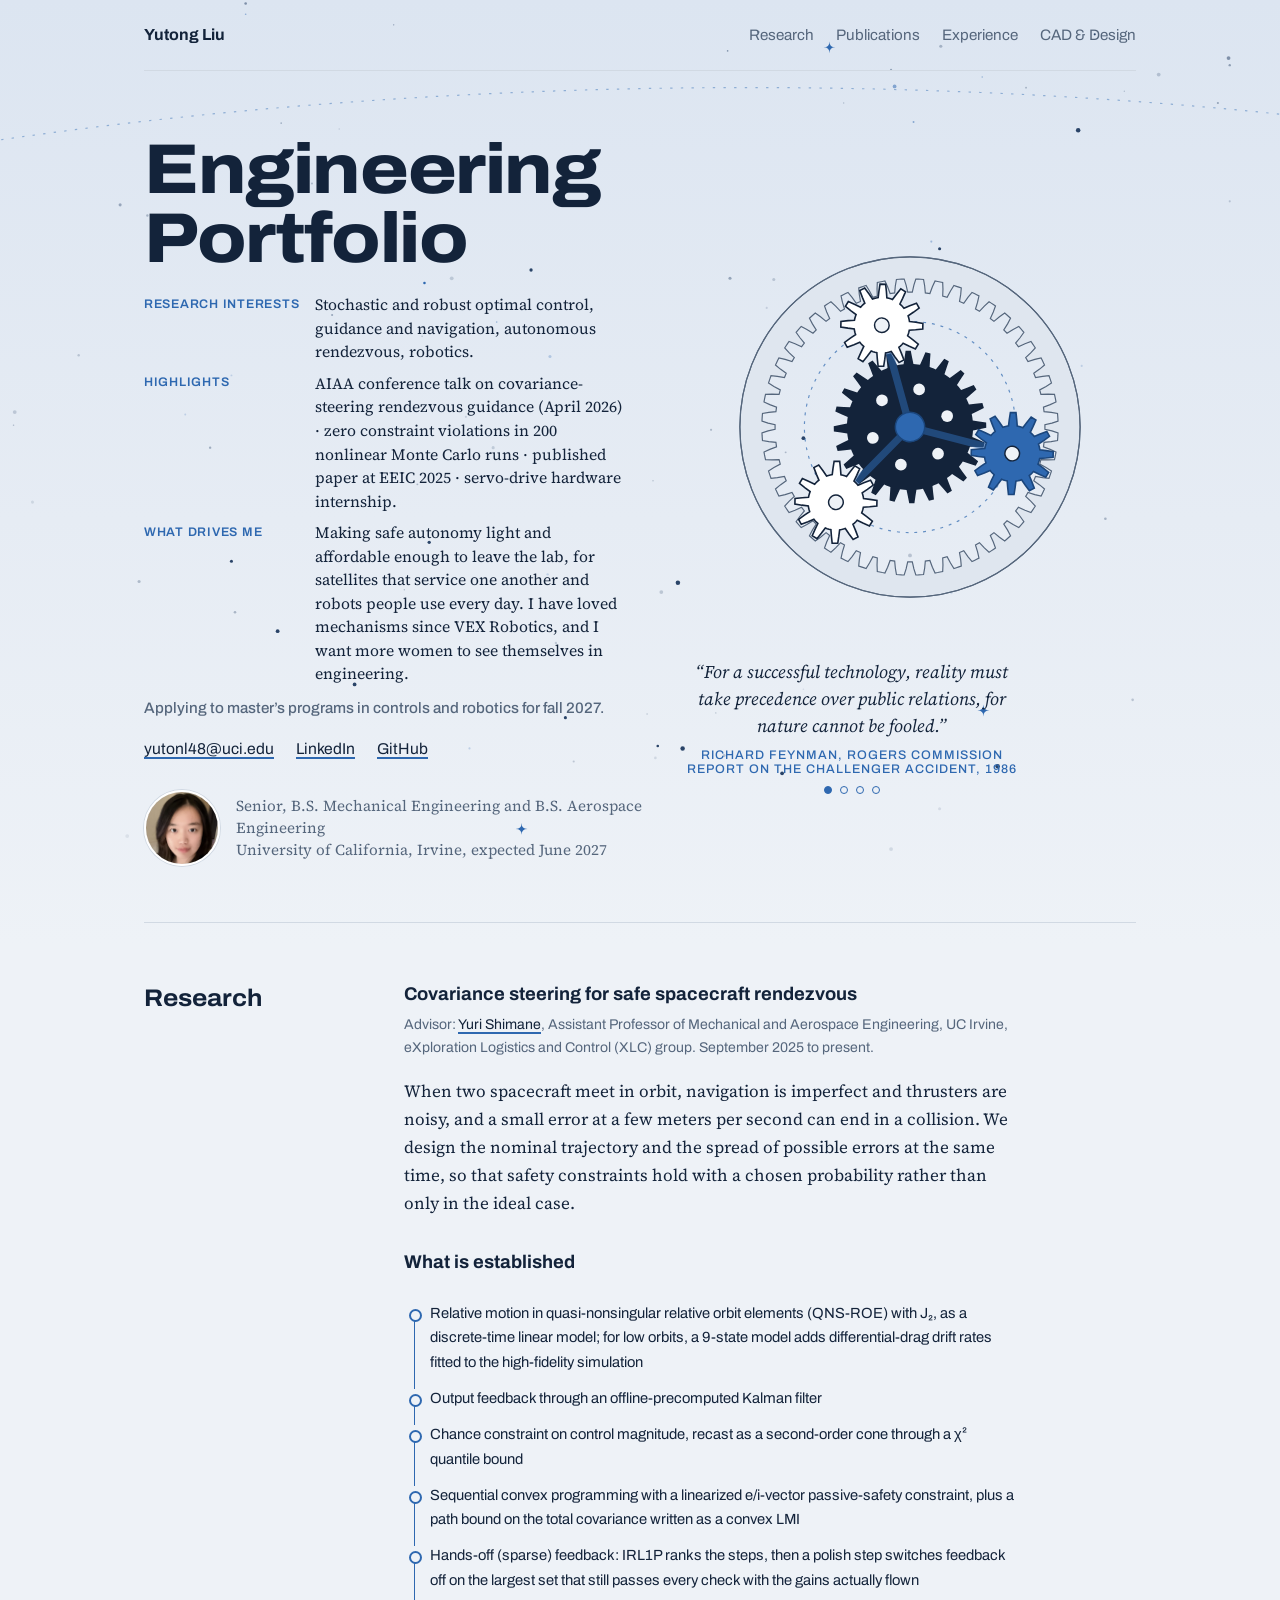
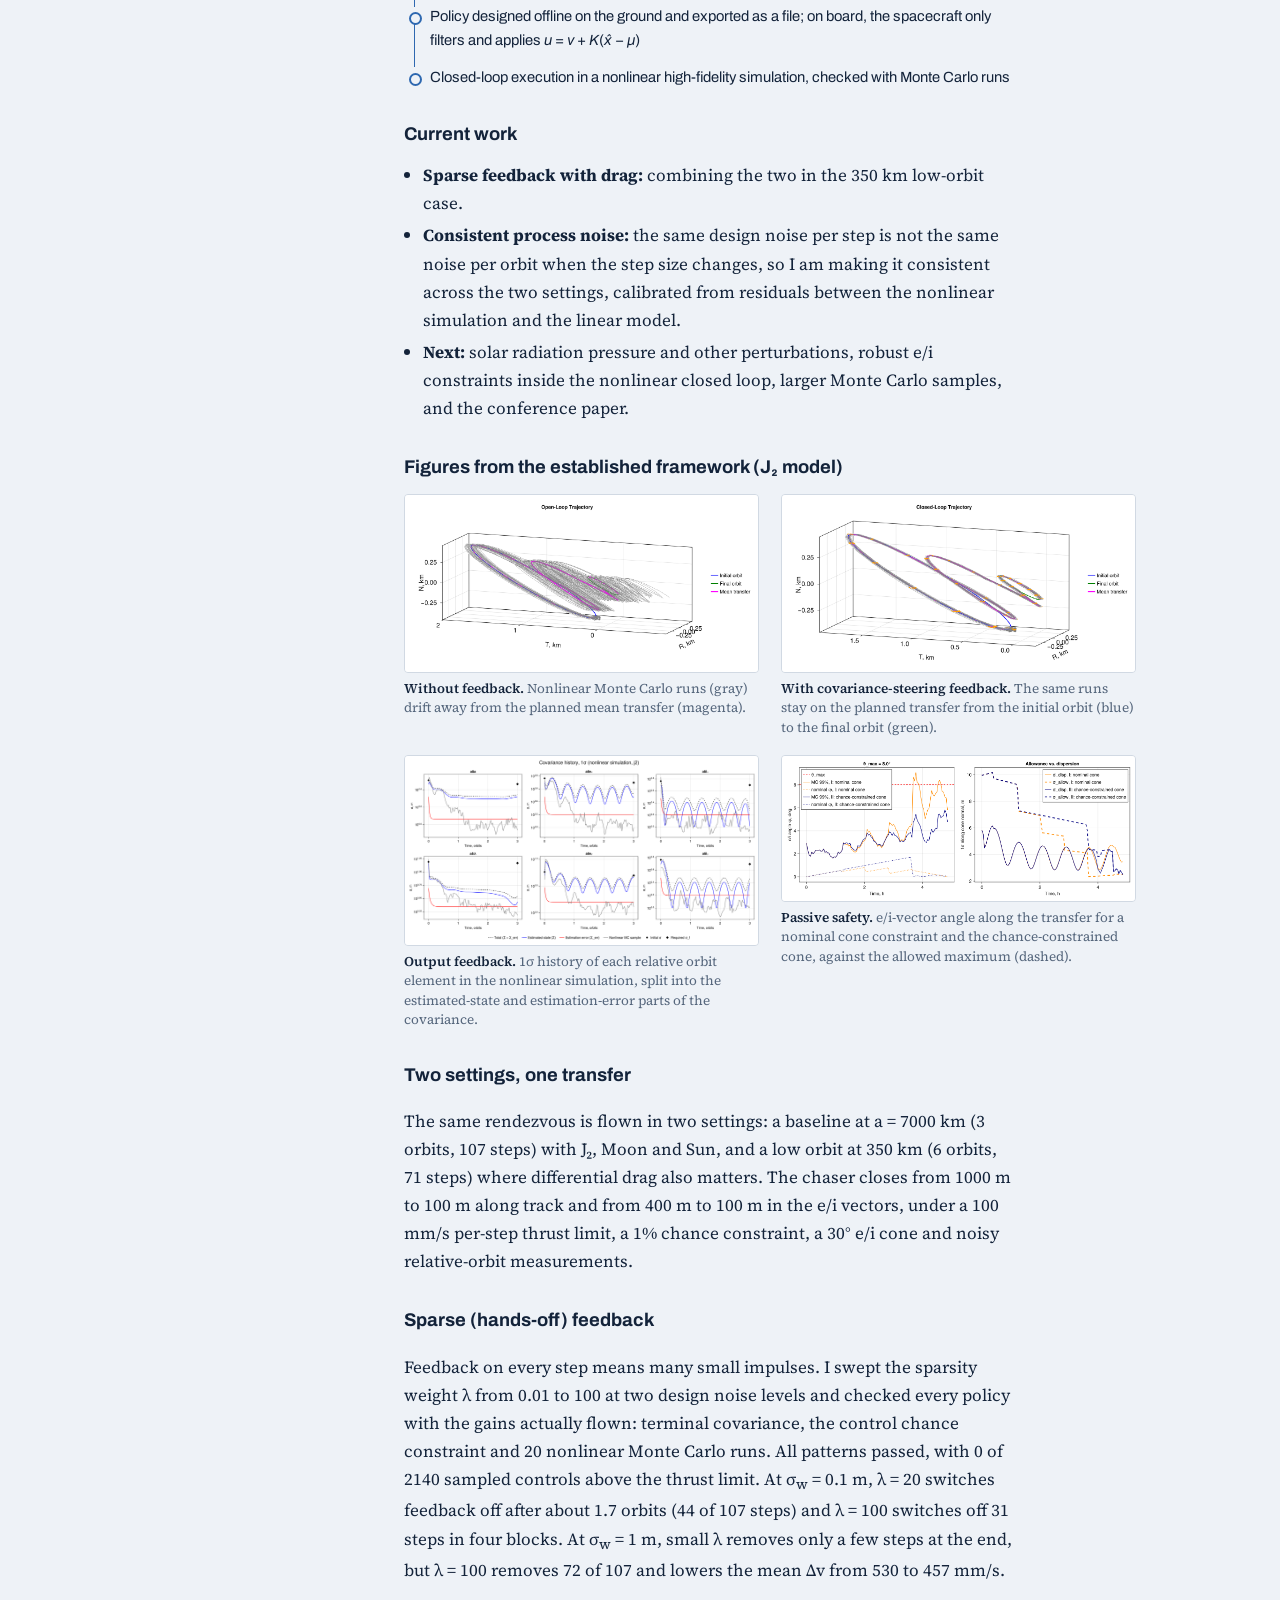
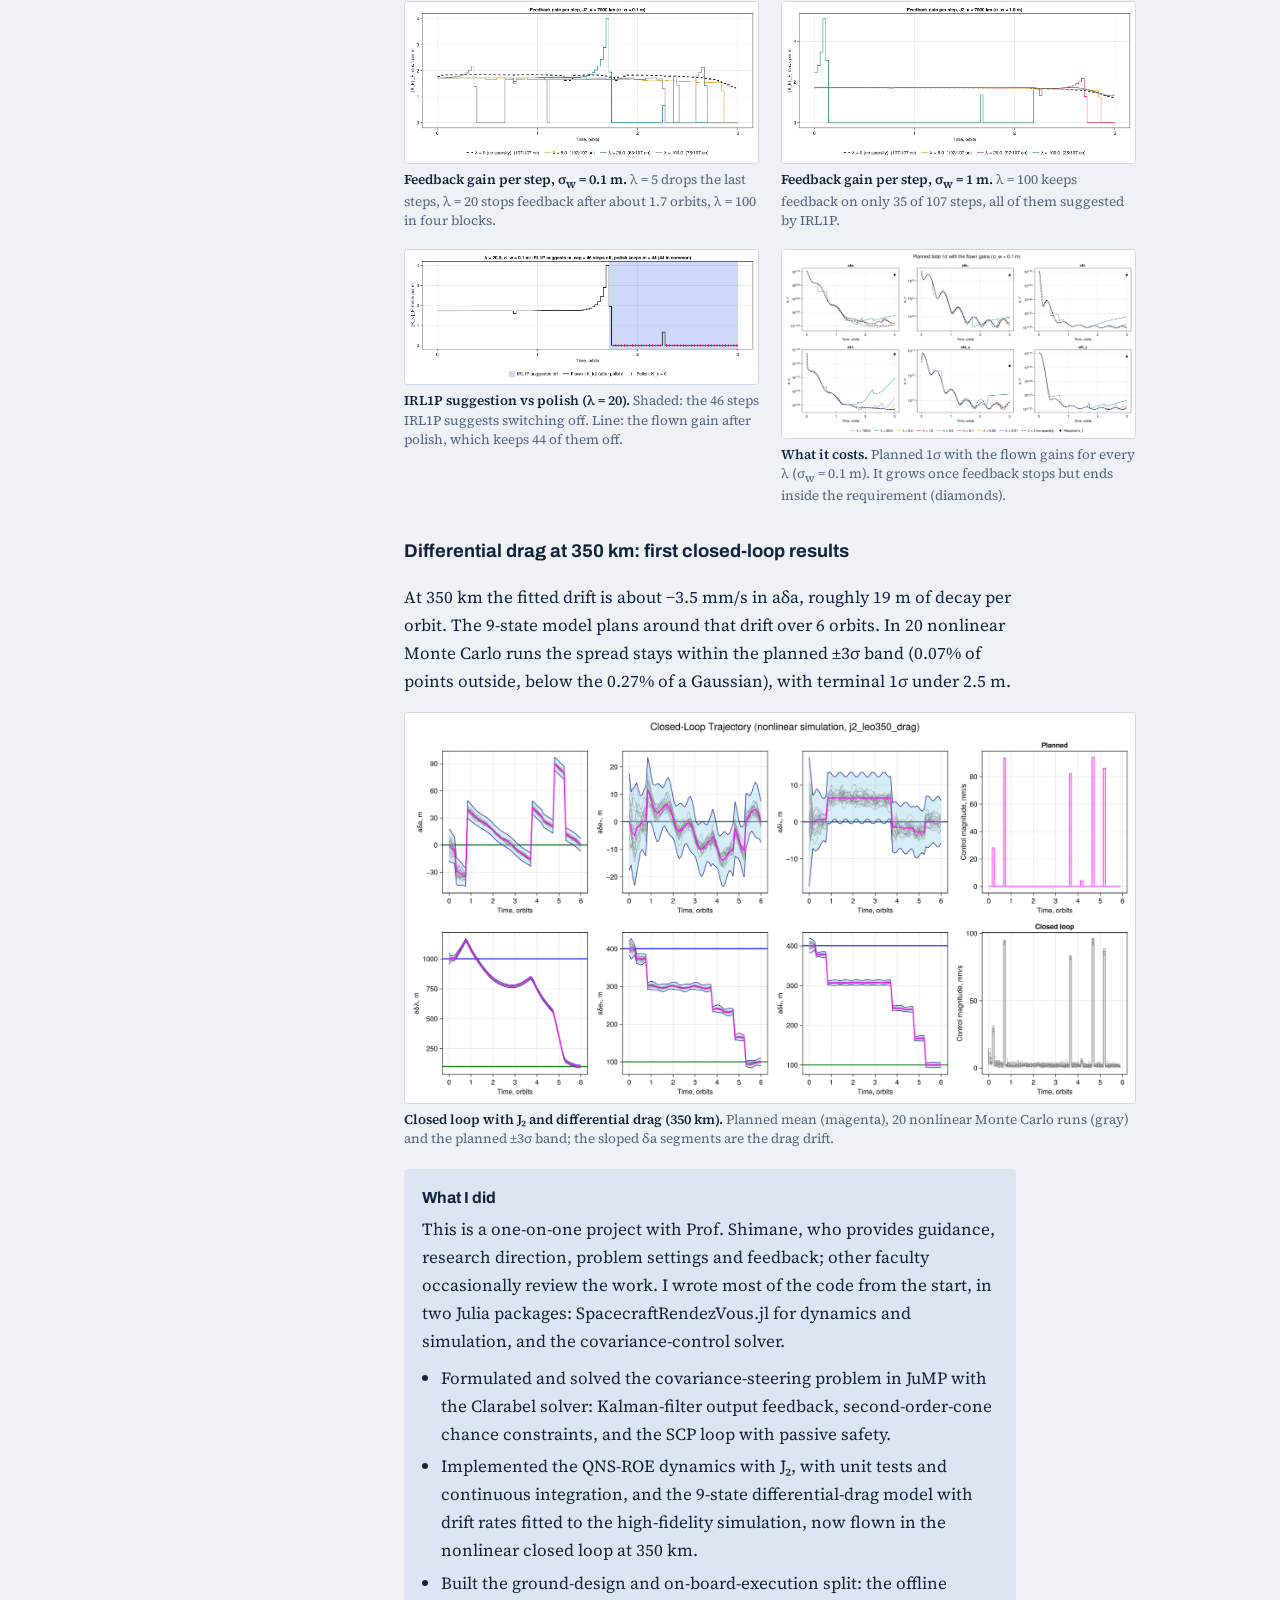
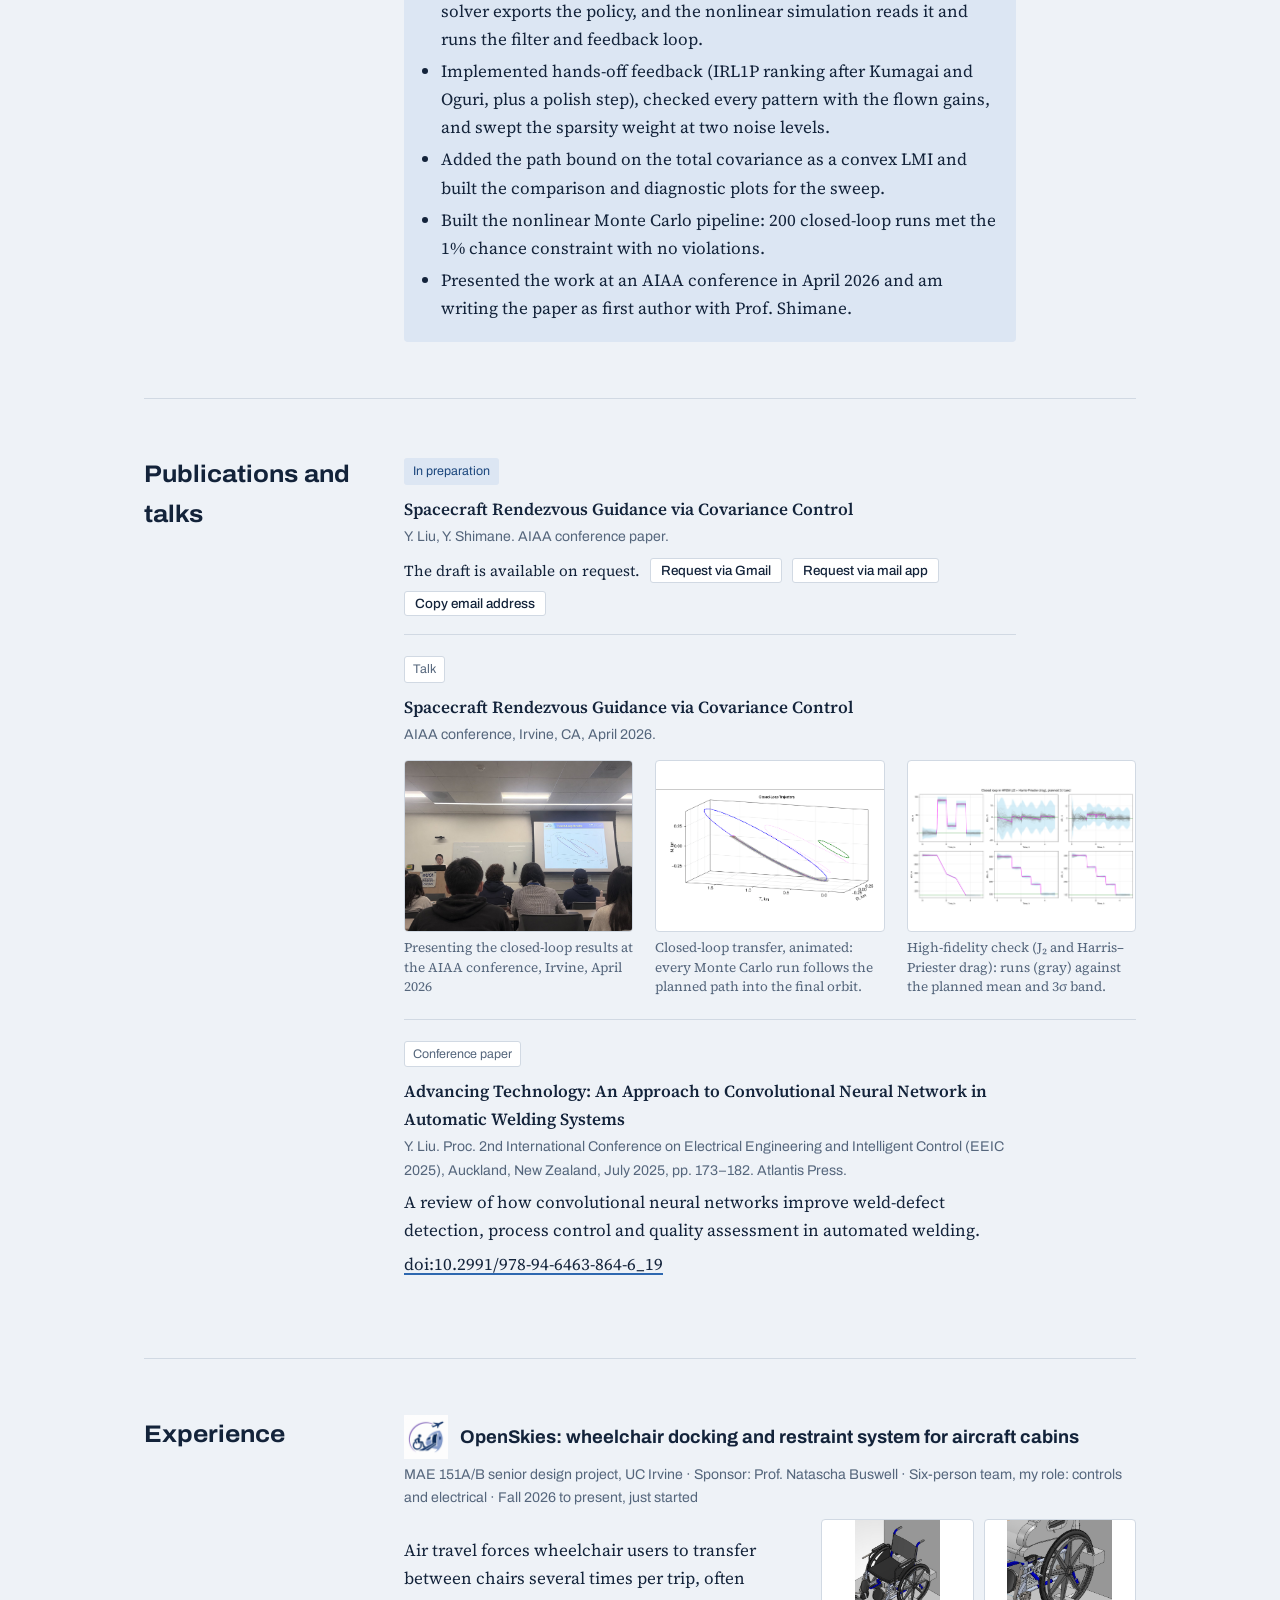
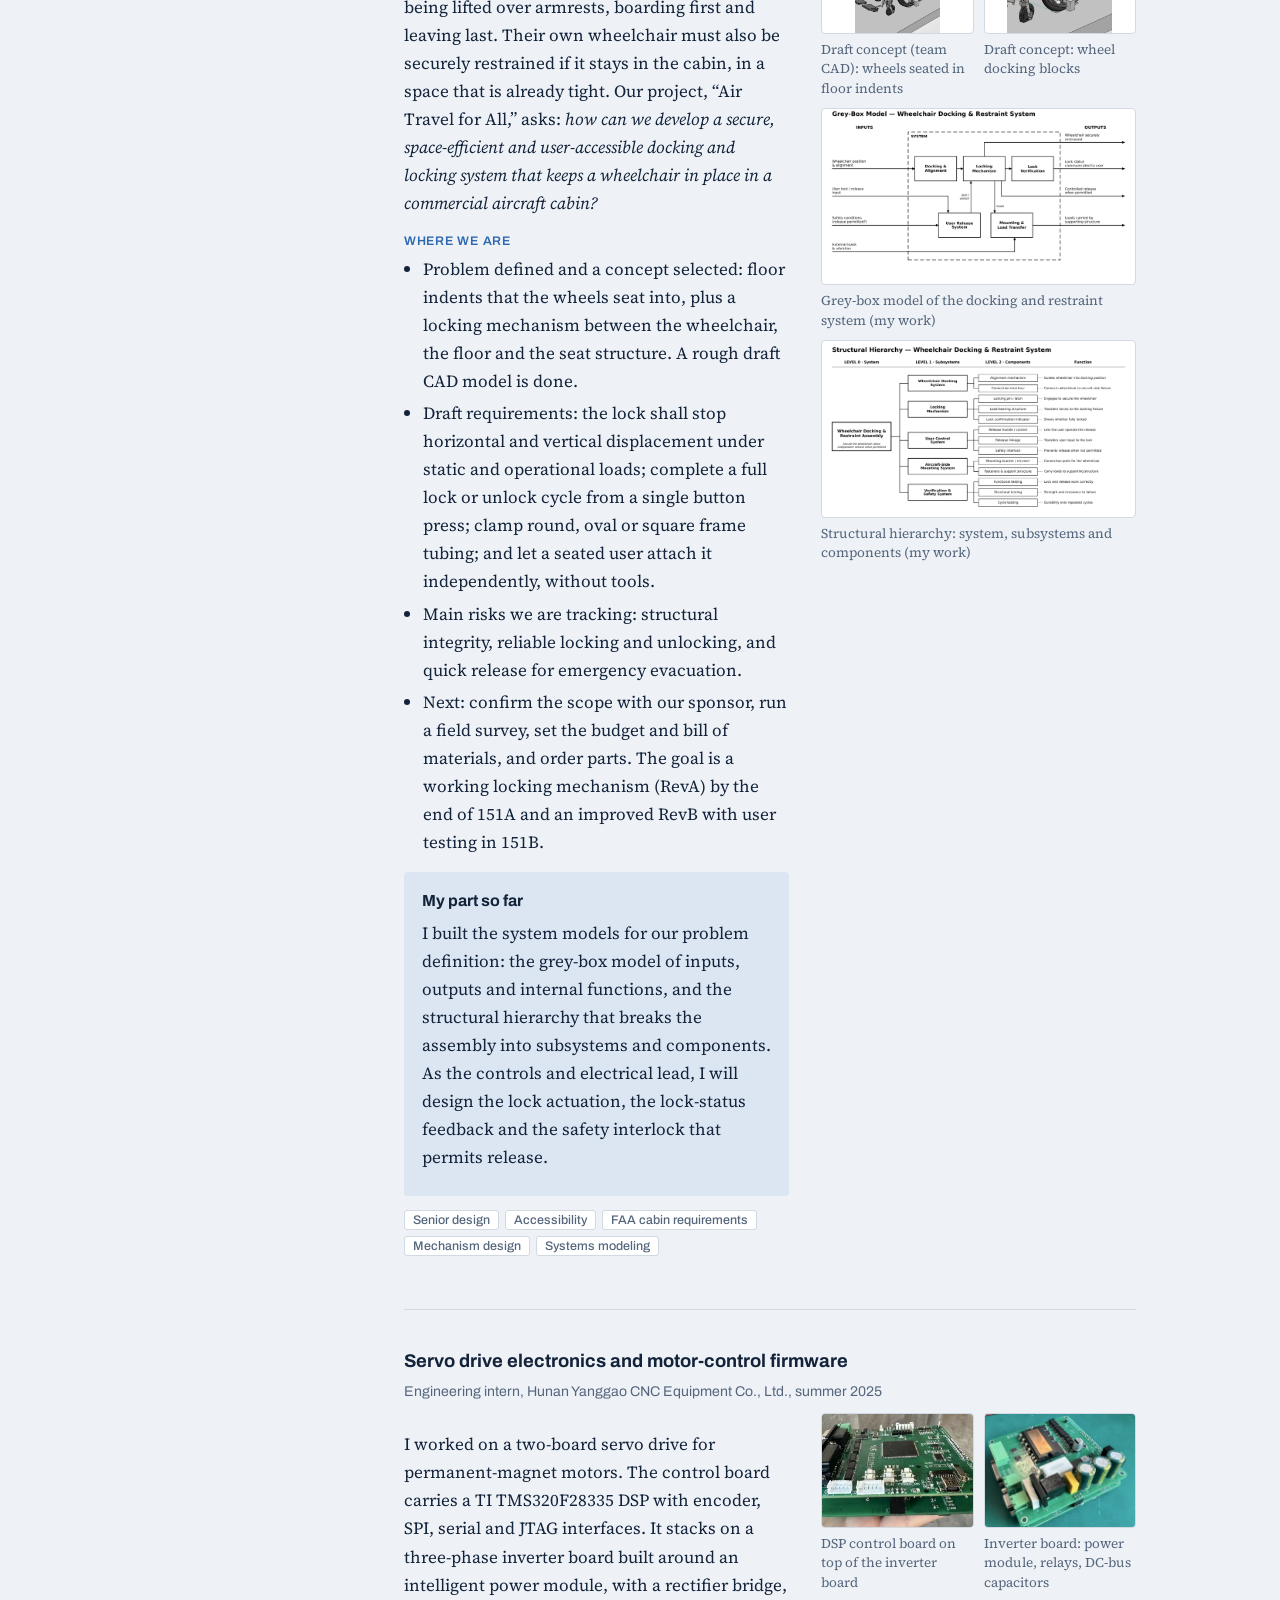
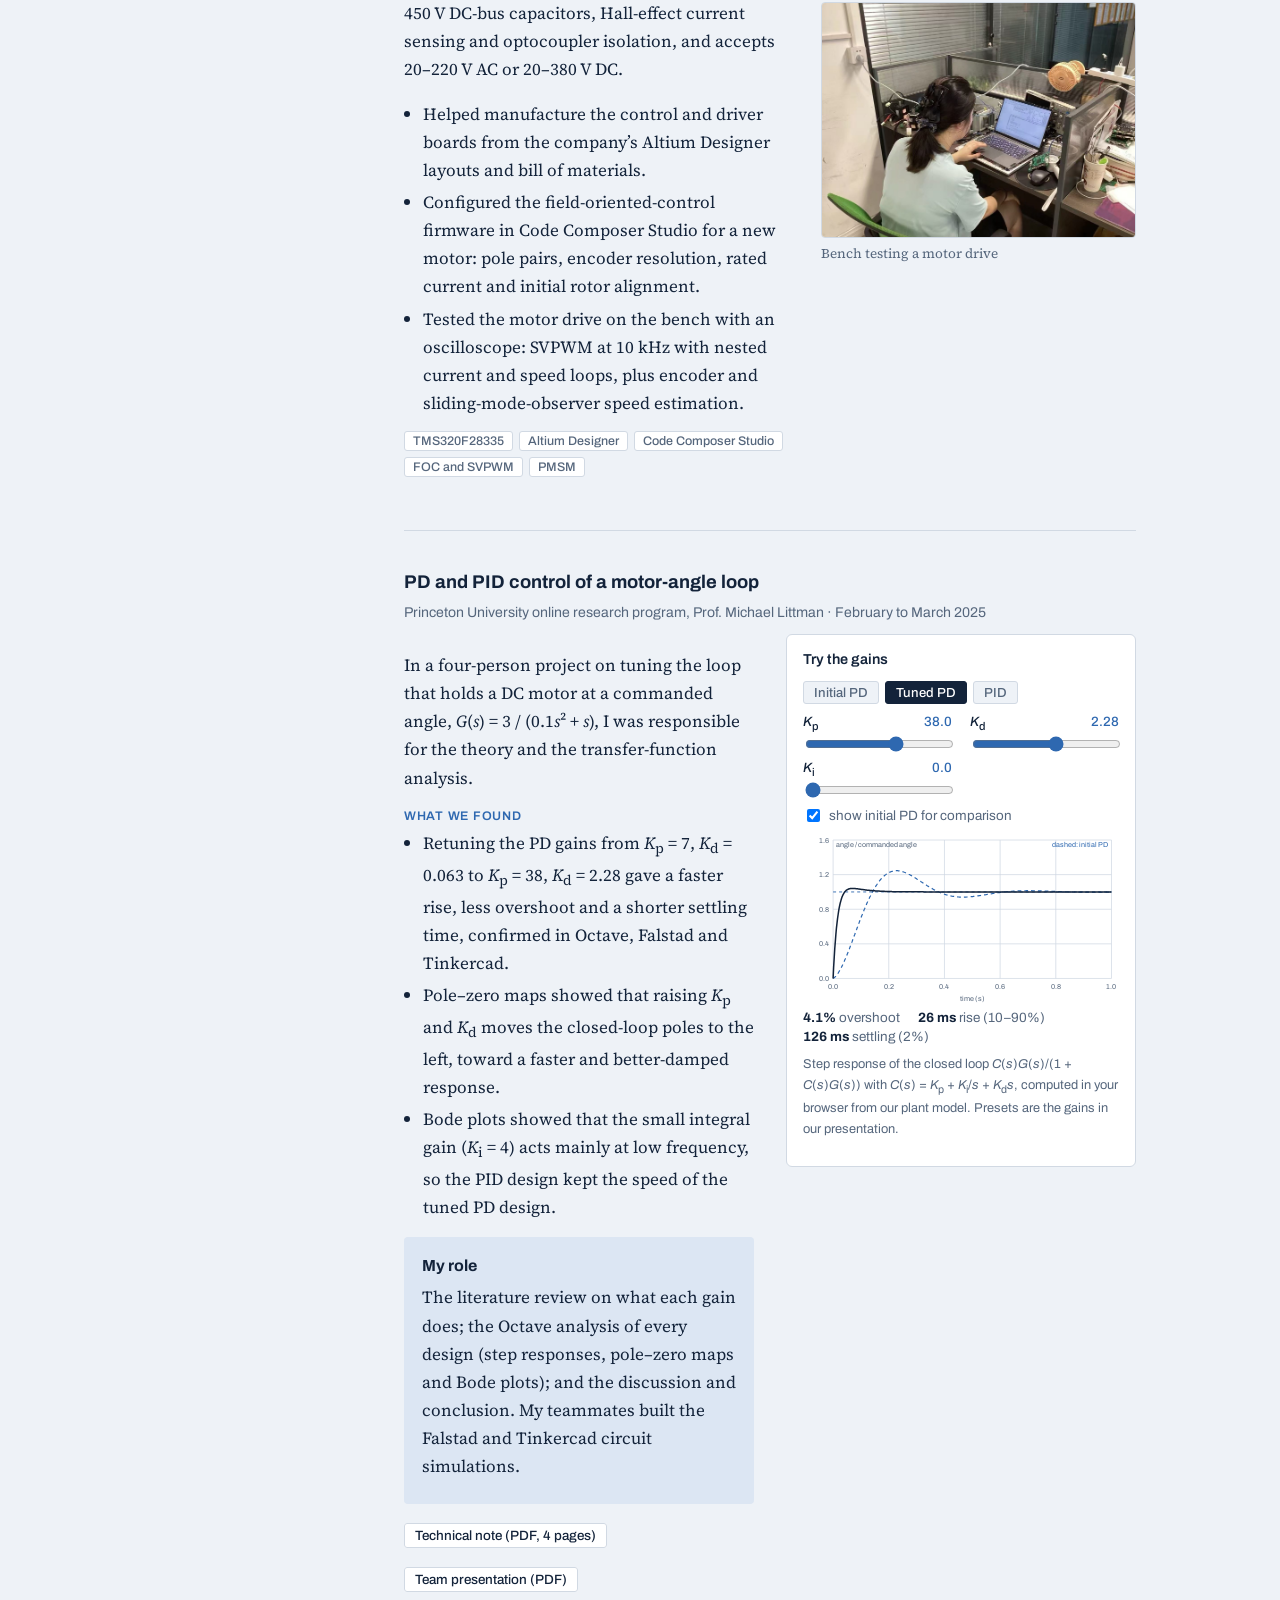
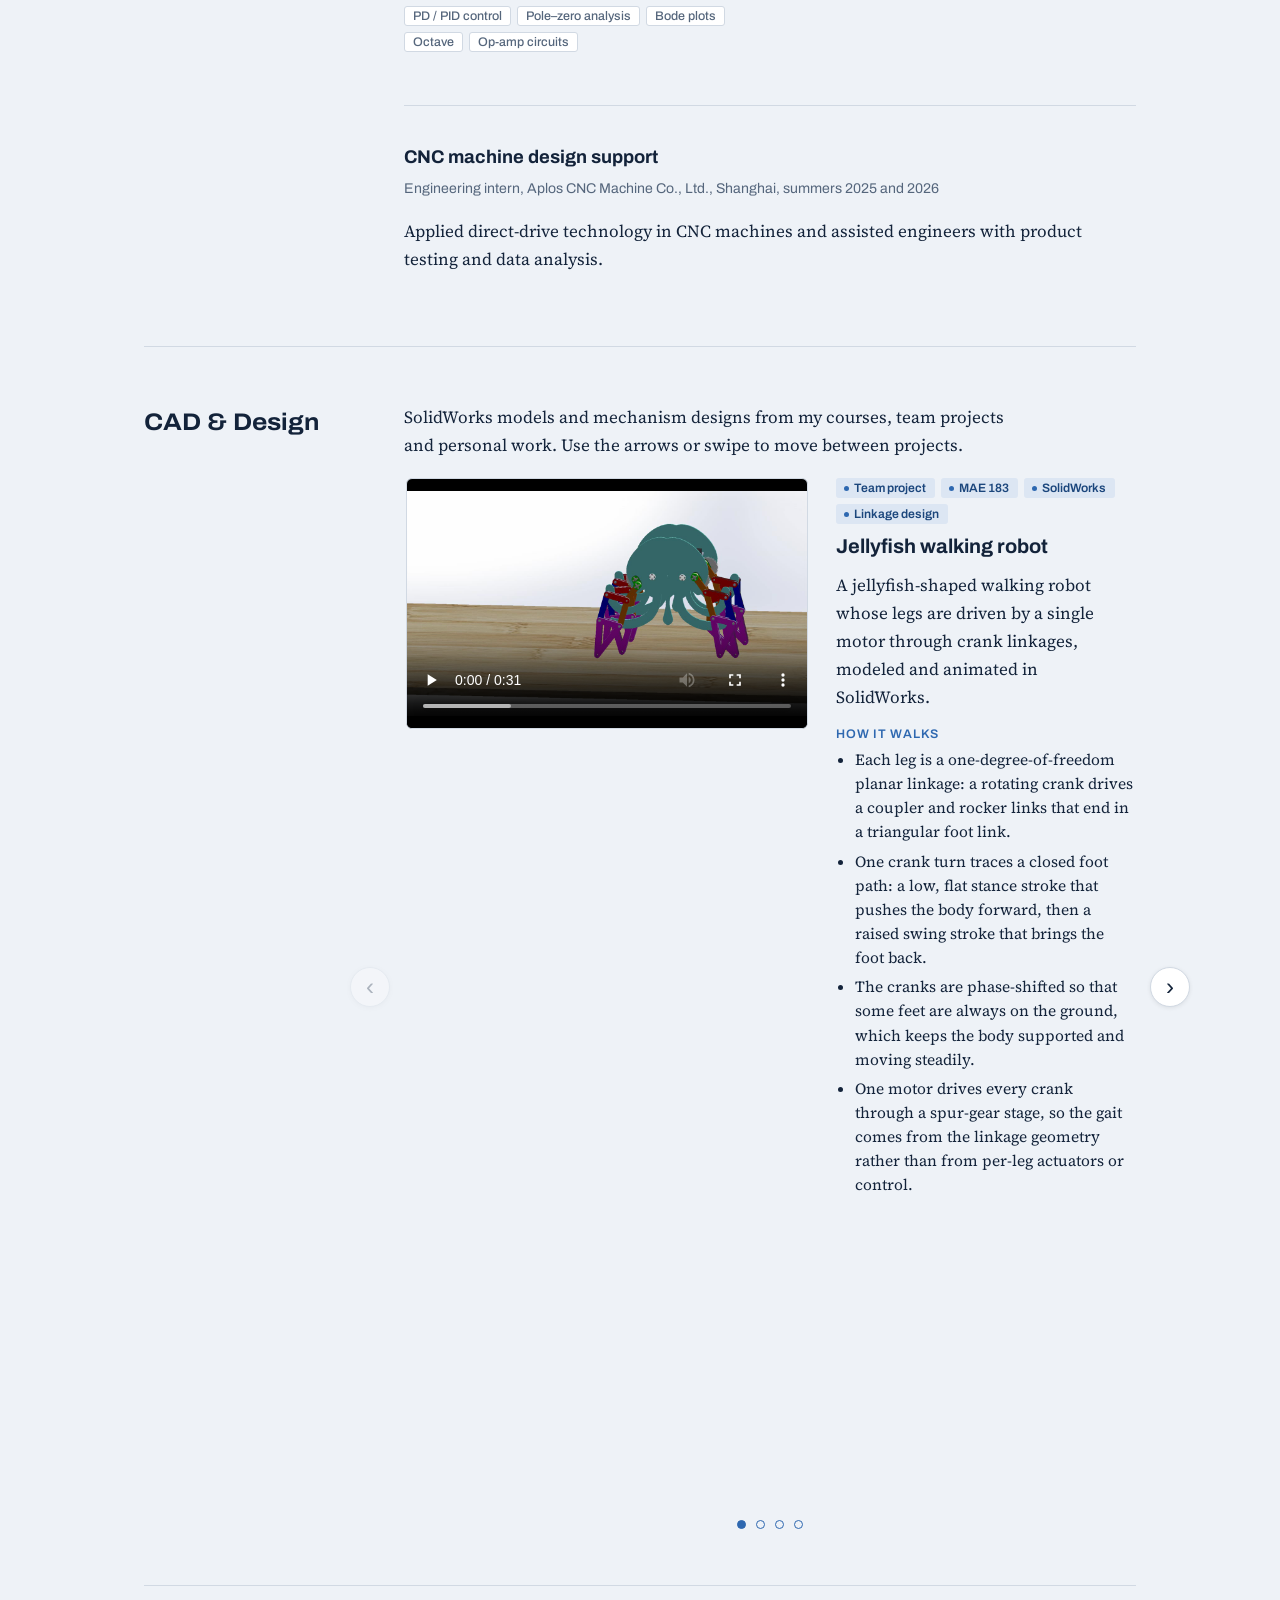
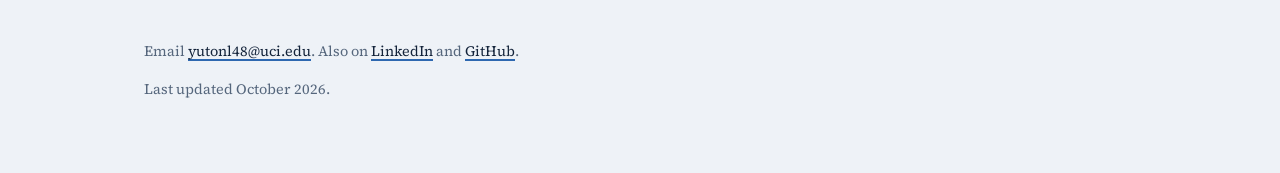
<file: index.html>
<!doctype html>
<html lang="en">
<head>
<meta charset="utf-8">
<meta name="viewport" content="width=device-width, initial-scale=1">
<title>Yutong Liu — Engineering Portfolio</title>
<meta name="description" content="Yutong Liu, mechanical and aerospace engineering senior at UC Irvine working on guidance and control under uncertainty for spacecraft and robots.">
<link rel="preconnect" href="https://fonts.googleapis.com">
<link rel="preconnect" href="https://fonts.gstatic.com" crossorigin>
<link href="https://fonts.googleapis.com/css2?family=Archivo:wdth,wght@100..125,400..800&family=Source+Serif+4:ital,opsz,wght@0,8..60,400;0,8..60,600;1,8..60,400&display=swap" rel="stylesheet">
<link rel="stylesheet" href="style.css">
</head>
<body>
<div class="wrap">
<div class="sky" aria-hidden="true"><svg viewBox="0 0 1440 760" preserveAspectRatio="xMidYMin slice" focusable="false">
<g><circle class="st" cx="466" cy="109" r="0.6" opacity="0.19"/><circle class="st" cx="84" cy="366" r="0.6" opacity="0.16"/><circle class="st" cx="794" cy="43" r="0.7" opacity="0.51"/><circle class="st b" cx="89" cy="423" r="0.6" opacity="0.38"/><circle class="st" cx="417" cy="104" r="0.7" opacity="0.36"/><circle class="st tw" style="--d:0.2s" cx="148" cy="412" r="1.2"/><circle class="st" cx="297" cy="491" r="1.3" opacity="0.3"/><circle class="st" cx="521" cy="179" r="0.8" opacity="0.38"/><circle class="st tw" style="--d:1.7s" cx="756" cy="632" r="1.9000000000000001"/><circle class="st tw" style="--d:2.2s" cx="1090" cy="110" r="1.9000000000000001"/><circle class="st" cx="1136" cy="591" r="1.1" opacity="0.25"/><circle class="st tw" style="--d:2.8s" cx="657" cy="606" r="1.3"/><circle class="st" cx="932" cy="717" r="1.6" opacity="0.14"/><circle class="st" cx="32" cy="333" r="0.8" opacity="0.31"/><circle class="st tw" style="--d:1.8s" cx="414" cy="533" r="1.6"/><circle class="st" cx="791" cy="638" r="1.3" opacity="0.27"/><circle class="st b" cx="517" cy="638" r="0.9" opacity="0.13"/><circle class="st b" cx="336" cy="350" r="0.8" opacity="0.21"/><circle class="st" cx="532" cy="409" r="0.8" opacity="0.31"/><circle class="st" cx="974" cy="39" r="1.3" opacity="0.32"/><circle class="st b" cx="577" cy="138" r="0.9" opacity="0.31"/><circle class="st tw" style="--d:0.8s" cx="147" cy="409" r="1.0"/><circle class="st tw" style="--d:2.0s" cx="542" cy="458" r="1.4000000000000001"/><circle class="st b" cx="1408" cy="347" r="1.0" opacity="0.16"/><circle class="st b" cx="381" cy="598" r="0.8" opacity="0.21"/><circle class="st" cx="521" cy="498" r="0.6" opacity="0.29"/><circle class="st" cx="131" cy="610" r="1.1" opacity="0.29"/><circle class="st" cx="780" cy="363" r="0.9" opacity="0.3"/><circle class="st" cx="281" cy="173" r="1.3" opacity="0.4"/><circle class="st" cx="512" cy="21" r="0.6" opacity="0.47"/><circle class="st" cx="871" cy="249" r="1.1" opacity="0.44"/><circle class="st" cx="327" cy="142" r="0.9" opacity="0.32"/><circle class="st b" cx="3" cy="656" r="1.1" opacity="0.25"/><circle class="st b" cx="1310" cy="565" r="0.9" opacity="0.21"/><circle class="st tw" style="--d:0.6s" cx="479" cy="578" r="1.6"/><circle class="st b" cx="1430" cy="20" r="1.6" opacity="0.47"/><circle class="st tw" style="--d:3.2s" cx="1412" cy="475" r="1.4000000000000001"/><circle class="st" cx="1046" cy="74" r="0.8" opacity="0.32"/><circle class="st" cx="304" cy="182" r="1.0" opacity="0.32"/><circle class="st" cx="784" cy="602" r="0.6" opacity="0.29"/><circle class="st tw" style="--d:0.6s" cx="840" cy="653" r="1.6"/><circle class="st tw" style="--d:0.6s" cx="735" cy="630" r="1.1"/><circle class="st" cx="892" cy="87" r="0.6" opacity="0.28"/><circle class="st" cx="1129" cy="77" r="0.6" opacity="0.26"/><circle class="st" cx="731" cy="406" r="0.7" opacity="0.24"/><circle class="st" cx="738" cy="500" r="1.6" opacity="0.23"/><circle class="st" cx="357" cy="378" r="1.0" opacity="0.38"/><circle class="st b" cx="644" cy="301" r="1.3" opacity="0.27"/><circle class="st b" cx="105" cy="483" r="0.7" opacity="0.33"/><circle class="st b" cx="951" cy="103" r="0.8" opacity="0.5"/><circle class="st" cx="573" cy="352" r="0.9" opacity="0.18"/><circle class="st" cx="488" cy="141" r="1.1" opacity="0.19"/><circle class="st" cx="660" cy="508" r="1.3" opacity="0.19"/><circle class="st b" cx="93" cy="711" r="0.9" opacity="0.26"/><circle class="st" cx="57" cy="562" r="1.0" opacity="0.27"/><circle class="st" cx="973" cy="683" r="1.3" opacity="0.12"/><circle class="st b" cx="1009" cy="65" r="0.6" opacity="0.45"/><circle class="st b" cx="387" cy="12" r="0.7" opacity="0.47"/><circle class="st" cx="96" cy="623" r="1.6" opacity="0.1"/><circle class="st tw" style="--d:0.6s" cx="1318" cy="449" r="0.8999999999999999"/><circle class="st" cx="73" cy="146" r="1.0" opacity="0.37"/><circle class="st b" cx="642" cy="485" r="1.0" opacity="0.2"/><circle class="st" cx="22" cy="529" r="0.9" opacity="0.23"/><circle class="st" cx="948" cy="469" r="1.6" opacity="0.25"/><circle class="st" cx="443" cy="155" r="0.9" opacity="0.27"/><circle class="st tw" style="--d:2.5s" cx="916" cy="292" r="1.4000000000000001"/><circle class="st" cx="1267" cy="311" r="0.6" opacity="0.16"/><circle class="st b" cx="966" cy="204" r="0.9" opacity="0.37"/><circle class="st" cx="387" cy="3" r="1.1" opacity="0.53"/><circle class="st b" cx="352" cy="697" r="1.0" opacity="0.13"/><circle class="st tw" style="--d:3.3s" cx="121" cy="201" r="1.2"/><circle class="st" cx="207" cy="424" r="1.3" opacity="0.13"/><circle class="st" cx="843" cy="382" r="0.8" opacity="0.31"/><circle class="st" cx="561" cy="235" r="1.6" opacity="0.2"/><circle class="st tw" style="--d:2.1s" cx="63" cy="603" r="1.6"/><circle class="st" cx="726" cy="603" r="0.6" opacity="0.27"/><circle class="st b" cx="983" cy="501" r="0.9" opacity="0.13"/><circle class="st" cx="1382" cy="272" r="1.6" opacity="0.31"/><circle class="st b" cx="980" cy="353" r="0.6" opacity="0.26"/><circle class="st" cx="1293" cy="66" r="0.7" opacity="0.43"/><circle class="st" cx="1218" cy="170" r="0.9" opacity="0.23"/><circle class="st" cx="1218" cy="55" r="1.0" opacity="0.45"/><circle class="st" cx="112" cy="106" r="1.0" opacity="0.39"/><circle class="st" cx="192" cy="348" r="1.6" opacity="0.21"/><circle class="st tw" style="--d:3.6s" cx="973" cy="210" r="1.3"/><circle class="st" cx="287" cy="706" r="1.6" opacity="0.09"/><circle class="st" cx="1394" cy="325" r="1.0" opacity="0.25"/><circle class="st b" cx="107" cy="65" r="1.0" opacity="0.51"/><circle class="st" cx="733" cy="640" r="1.1" opacity="0.14"/><circle class="st" cx="36" cy="3" r="1.6" opacity="0.43"/><circle class="st b" cx="599" cy="272" r="0.7" opacity="0.39"/><circle class="st" cx="1208" cy="87" r="0.9" opacity="0.42"/><circle class="st" cx="536" cy="284" r="0.7" opacity="0.25"/><circle class="st b" cx="70" cy="73" r="1.0" opacity="0.39"/><circle class="st tw" style="--d:3.0s" cx="628" cy="228" r="1.4000000000000001"/><circle class="st b" cx="576" cy="632" r="0.9" opacity="0.24"/><circle class="st" cx="649" cy="543" r="1.0" opacity="0.22"/><circle class="st" cx="246" cy="300" r="1.0" opacity="0.23"/><circle class="st tw" style="--d:2.6s" cx="375" cy="474" r="1.3"/><circle class="st" cx="108" cy="361" r="1.6" opacity="0.28"/><circle class="st b" cx="1093" cy="309" r="0.9" opacity="0.21"/><circle class="st" cx="460" cy="266" r="0.9" opacity="0.41"/><circle class="st" cx="596" cy="378" r="1.3" opacity="0.2"/><circle class="st" cx="827" cy="260" r="0.9" opacity="0.17"/><circle class="st tw" style="--d:0.1s" cx="930" cy="312" r="1.3"/><circle class="st tw" style="--d:3.7s" cx="1022" cy="647" r="1.9000000000000001"/><circle class="st tw" style="--d:0.6s" cx="1337" cy="381" r="1.9000000000000001"/><circle class="st tw" style="--d:0.5s" cx="752" cy="492" r="1.9000000000000001"/><circle class="st" cx="820" cy="27" r="1.0" opacity="0.53"/><circle class="st" cx="630" cy="551" r="0.7" opacity="0.12"/><circle class="st" cx="559" cy="161" r="0.6" opacity="0.16"/><circle class="st" cx="1381" cy="465" r="0.9" opacity="0.24"/><circle class="st b" cx="1383" cy="509" r="1.0" opacity="0.13"/><circle class="st" cx="932" cy="59" r="0.9" opacity="0.41"/><circle class="st tw" style="--d:1.2s" cx="49" cy="244" r="1.6"/><circle class="st" cx="1217" cy="49" r="1.6" opacity="0.52"/><circle class="st" cx="332" cy="160" r="1.0" opacity="0.19"/><circle class="st b" cx="1291" cy="350" r="0.6" opacity="0.4"/><circle class="st" cx="307" cy="703" r="0.8" opacity="0.16"/><circle class="st" cx="647" cy="514" r="1.1" opacity="0.28"/><circle class="st" cx="474" cy="134" r="1.6" opacity="0.17"/><circle class="st b tw" style="--d:1.7s" cx="538" cy="239" r="1.1"/><circle class="st" cx="1275" cy="405" r="0.9" opacity="0.23"/><circle class="st" cx="1158" cy="63" r="1.6" opacity="0.24"/><circle class="st" cx="466" cy="532" r="1.6" opacity="0.12"/><circle class="st tw" style="--d:0.8s" cx="1104" cy="29" r="0.8999999999999999"/><circle class="st" cx="91" cy="437" r="1.1" opacity="0.19"/><circle class="st" cx="378" cy="517" r="1.1" opacity="0.33"/><circle class="st" cx="858" cy="582" r="0.7" opacity="0.11"/><circle class="st" cx="1378" cy="689" r="1.3" opacity="0.24"/><circle class="st" cx="191" cy="359" r="0.6" opacity="0.35"/><circle class="st" cx="1113" cy="438" r="1.1" opacity="0.34"/><circle class="st tw" style="--d:0.1s" cx="858" cy="370" r="1.6"/><circle class="st" cx="796" cy="235" r="1.3" opacity="0.42"/><circle class="st tw" style="--d:0.5s" cx="121" cy="70" r="1.9000000000000001"/><circle class="st" cx="664" cy="643" r="0.9" opacity="0.24"/><circle class="st" cx="174" cy="607" r="1.0" opacity="0.16"/><circle class="st b" cx="375" cy="317" r="0.8" opacity="0.21"/><circle class="st" cx="833" cy="236" r="1.3" opacity="0.23"/><circle class="st b" cx="935" cy="73" r="1.6" opacity="0.52"/><path class="st b tw" style="--d:3.3s" d="M140 83 Q140 90 147 90 Q140 90 140 97 Q140 90 133 90 Q140 90 140 83Z"/><path class="st b tw" style="--d:3.4s" d="M1290 62 Q1290 70 1298 70 Q1290 70 1290 78 Q1290 70 1282 70 Q1290 70 1290 62Z"/><path class="st b tw" style="--d:3.7s" d="M880 35 Q880 40 885 40 Q880 40 880 45 Q880 40 875 40 Q880 40 880 35Z"/><path class="st b tw" style="--d:0.2s" d="M60 424 Q60 430 66 430 Q60 430 60 436 Q60 430 54 430 Q60 430 60 424Z"/><path class="st b tw" style="--d:1.2s" d="M1380 454 Q1380 460 1386 460 Q1380 460 1380 466 Q1380 460 1374 460 Q1380 460 1380 454Z"/><path class="st b tw" style="--d:0.5s" d="M620 695 Q620 700 625 700 Q620 700 620 705 Q620 700 615 700 Q620 700 620 695Z"/><path class="st b tw" style="--d:0.8s" d="M1010 595 Q1010 600 1015 600 Q1010 600 1010 605 Q1010 600 1005 600 Q1010 600 1010 595Z"/></g>
<path class="orbit-path" d="M-120 175 C 380 55, 1040 40, 1560 140"/>
<g id="sat"><line class="sat-line" x1="-20" y1="0" x2="20" y2="0"/><rect class="sat-panel" x="-27" y="-5" width="14" height="10" rx="1"/><rect class="sat-panel" x="13" y="-5" width="14" height="10" rx="1"/><rect class="sat-body" x="-6" y="-6" width="12" height="12" rx="2"/><line class="sat-line" x1="0" y1="-6" x2="0" y2="-12"/><circle class="sat-body" cx="0" cy="-13" r="2"/>
<animateMotion dur="70s" repeatCount="indefinite" rotate="auto" path="M-120 175 C 380 55, 1040 40, 1560 140"/></g>
</svg></div>

<nav class="nav" aria-label="Main">
  <a class="home" href="#top">Yutong Liu</a>
  <ul>
    <li><a href="#research">Research</a></li>
    <li><a href="#publications">Publications</a></li>
    <li><a href="#experience">Experience</a></li>
    <li id="nav-cad"><a href="#cad">CAD &amp; Design</a></li>
  </ul>
</nav>

<header class="hero" id="top">
  <div>
    <h1>Engineering Portfolio</h1>
    <dl class="facts">
      <dt>Research interests</dt>
      <dd>Stochastic and robust optimal control, guidance and navigation, autonomous rendezvous, robotics.</dd>
      <dt>Highlights</dt>
      <dd>AIAA conference talk on covariance-steering rendezvous guidance (April 2026) · zero constraint violations in 200 nonlinear Monte Carlo runs · published paper at EEIC 2025 · servo-drive hardware internship.</dd>
      <dt>What drives me</dt>
      <dd>Making safe autonomy light and affordable enough to leave the lab, for satellites that service one another and robots people use every day. I have loved mechanisms since VEX Robotics, and I want more women to see themselves in engineering.</dd>
    </dl>
    <p class="next">Applying to master’s programs in controls and robotics for fall 2027.</p>
    <div class="links">
      <a href="mailto:yutonl48@uci.edu">yutonl48@uci.edu</a>
      <a href="https://www.linkedin.com/in/yutong-liu-2771b535a">LinkedIn</a>
      <a href="https://github.com/Brendaliu1022">GitHub</a>
      <!-- CV: upload a web version of your CV (no phone number or home address) as assets/Yutong_Liu_CV.pdf, then delete this comment's markers:
      <a href="assets/Yutong_Liu_CV.pdf">CV (PDF)</a>
      -->
    </div>
    <div class="who">
      <img src="assets/img/yutong.jpg" alt="Portrait of Yutong Liu" width="76" height="76" onerror="this.style.display='none'">
      <p>Senior, B.S. Mechanical Engineering and B.S. Aerospace Engineering<br>University of California, Irvine, expected June 2027</p>
    </div>
  </div>

  <figure class="gears">
    <svg viewBox="-150 -150 300 300" role="img" aria-labelledby="gear-title" id="gears">
      <title id="gear-title">A planetary gear train turning in mesh: a sun gear, three planet gears on a carrier, and a fixed ring gear</title>
      <path class="g-ring" fill-rule="evenodd" d="M116.0,0 A116.0,116.0 0 1,1 -116.0,0 A116.0,116.0 0 1,1 116.0,0Z M100.92,-3.97 L96.76,-2.66 L91.99,-1.57 L91.99,1.57 L96.76,2.66 L100.92,3.97 L100.84,5.73 L100.72,7.48 L100.58,9.24 L96.28,9.99 L91.40,10.45 L91.00,13.56 L95.59,15.27 L99.54,17.10 L99.23,18.84 L98.88,20.57 L98.51,22.29 L94.15,22.47 L89.26,22.30 L88.45,25.32 L92.78,27.61 L96.46,29.95 L95.92,31.63 L95.35,33.30 L94.76,34.96 L90.42,34.57 L85.58,33.76 L84.39,36.65 L88.38,39.49 L91.72,42.28 L90.97,43.88 L90.19,45.46 L89.38,47.03 L85.13,46.08 L80.45,44.64 L78.88,47.35 L82.47,50.69 L85.42,53.90 L84.46,55.38 L83.49,56.84 L82.48,58.29 L78.39,56.80 L73.93,54.76 L72.02,57.24 L75.15,61.02 L77.65,64.58 L76.51,65.93 L75.35,67.25 L74.17,68.56 L70.30,66.54 L66.15,63.94 L63.94,66.15 L66.54,70.30 L68.56,74.17 L67.25,75.35 L65.93,76.51 L64.58,77.65 L61.02,75.15 L57.24,72.02 L54.76,73.93 L56.80,78.39 L58.29,82.48 L56.84,83.49 L55.38,84.46 L53.90,85.42 L50.69,82.47 L47.35,78.88 L44.64,80.45 L46.08,85.13 L47.03,89.38 L45.46,90.19 L43.88,90.97 L42.28,91.72 L39.49,88.38 L36.65,84.39 L33.76,85.58 L34.57,90.42 L34.96,94.76 L33.30,95.35 L31.63,95.92 L29.95,96.46 L27.61,92.78 L25.32,88.45 L22.30,89.26 L22.47,94.15 L22.29,98.51 L20.57,98.88 L18.84,99.23 L17.10,99.54 L15.27,95.59 L13.56,91.00 L10.45,91.40 L9.99,96.28 L9.24,100.58 L7.48,100.72 L5.73,100.84 L3.97,100.92 L2.66,96.76 L1.57,91.99 L-1.57,91.99 L-2.66,96.76 L-3.97,100.92 L-5.73,100.84 L-7.48,100.72 L-9.24,100.58 L-9.99,96.28 L-10.45,91.40 L-13.56,91.00 L-15.27,95.59 L-17.10,99.54 L-18.84,99.23 L-20.57,98.88 L-22.29,98.51 L-22.47,94.15 L-22.30,89.26 L-25.32,88.45 L-27.61,92.78 L-29.95,96.46 L-31.63,95.92 L-33.30,95.35 L-34.96,94.76 L-34.57,90.42 L-33.76,85.58 L-36.65,84.39 L-39.49,88.38 L-42.28,91.72 L-43.88,90.97 L-45.46,90.19 L-47.03,89.38 L-46.08,85.13 L-44.64,80.45 L-47.35,78.88 L-50.69,82.47 L-53.90,85.42 L-55.38,84.46 L-56.84,83.49 L-58.29,82.48 L-56.80,78.39 L-54.76,73.93 L-57.24,72.02 L-61.02,75.15 L-64.58,77.65 L-65.93,76.51 L-67.25,75.35 L-68.56,74.17 L-66.54,70.30 L-63.94,66.15 L-66.15,63.94 L-70.30,66.54 L-74.17,68.56 L-75.35,67.25 L-76.51,65.93 L-77.65,64.58 L-75.15,61.02 L-72.02,57.24 L-73.93,54.76 L-78.39,56.80 L-82.48,58.29 L-83.49,56.84 L-84.46,55.38 L-85.42,53.90 L-82.47,50.69 L-78.88,47.35 L-80.45,44.64 L-85.13,46.08 L-89.38,47.03 L-90.19,45.46 L-90.97,43.88 L-91.72,42.28 L-88.38,39.49 L-84.39,36.65 L-85.58,33.76 L-90.42,34.57 L-94.76,34.96 L-95.35,33.30 L-95.92,31.63 L-96.46,29.95 L-92.78,27.61 L-88.45,25.32 L-89.26,22.30 L-94.15,22.47 L-98.51,22.29 L-98.88,20.57 L-99.23,18.84 L-99.54,17.10 L-95.59,15.27 L-91.00,13.56 L-91.40,10.45 L-96.28,9.99 L-100.58,9.24 L-100.72,7.48 L-100.84,5.73 L-100.92,3.97 L-96.76,2.66 L-91.99,1.57 L-91.99,-1.57 L-96.76,-2.66 L-100.92,-3.97 L-100.84,-5.73 L-100.72,-7.48 L-100.58,-9.24 L-96.28,-9.99 L-91.40,-10.45 L-91.00,-13.56 L-95.59,-15.27 L-99.54,-17.10 L-99.23,-18.84 L-98.88,-20.57 L-98.51,-22.29 L-94.15,-22.47 L-89.26,-22.30 L-88.45,-25.32 L-92.78,-27.61 L-96.46,-29.95 L-95.92,-31.63 L-95.35,-33.30 L-94.76,-34.96 L-90.42,-34.57 L-85.58,-33.76 L-84.39,-36.65 L-88.38,-39.49 L-91.72,-42.28 L-90.97,-43.88 L-90.19,-45.46 L-89.38,-47.03 L-85.13,-46.08 L-80.45,-44.64 L-78.88,-47.35 L-82.47,-50.69 L-85.42,-53.90 L-84.46,-55.38 L-83.49,-56.84 L-82.48,-58.29 L-78.39,-56.80 L-73.93,-54.76 L-72.02,-57.24 L-75.15,-61.02 L-77.65,-64.58 L-76.51,-65.93 L-75.35,-67.25 L-74.17,-68.56 L-70.30,-66.54 L-66.15,-63.94 L-63.94,-66.15 L-66.54,-70.30 L-68.56,-74.17 L-67.25,-75.35 L-65.93,-76.51 L-64.58,-77.65 L-61.02,-75.15 L-57.24,-72.02 L-54.76,-73.93 L-56.80,-78.39 L-58.29,-82.48 L-56.84,-83.49 L-55.38,-84.46 L-53.90,-85.42 L-50.69,-82.47 L-47.35,-78.88 L-44.64,-80.45 L-46.08,-85.13 L-47.03,-89.38 L-45.46,-90.19 L-43.88,-90.97 L-42.28,-91.72 L-39.49,-88.38 L-36.65,-84.39 L-33.76,-85.58 L-34.57,-90.42 L-34.96,-94.76 L-33.30,-95.35 L-31.63,-95.92 L-29.95,-96.46 L-27.61,-92.78 L-25.32,-88.45 L-22.30,-89.26 L-22.47,-94.15 L-22.29,-98.51 L-20.57,-98.88 L-18.84,-99.23 L-17.10,-99.54 L-15.27,-95.59 L-13.56,-91.00 L-10.45,-91.40 L-9.99,-96.28 L-9.24,-100.58 L-7.48,-100.72 L-5.73,-100.84 L-3.97,-100.92 L-2.66,-96.76 L-1.57,-91.99 L1.57,-91.99 L2.66,-96.76 L3.97,-100.92 L5.73,-100.84 L7.48,-100.72 L9.24,-100.58 L9.99,-96.28 L10.45,-91.40 L13.56,-91.00 L15.27,-95.59 L17.10,-99.54 L18.84,-99.23 L20.57,-98.88 L22.29,-98.51 L22.47,-94.15 L22.30,-89.26 L25.32,-88.45 L27.61,-92.78 L29.95,-96.46 L31.63,-95.92 L33.30,-95.35 L34.96,-94.76 L34.57,-90.42 L33.76,-85.58 L36.65,-84.39 L39.49,-88.38 L42.28,-91.72 L43.88,-90.97 L45.46,-90.19 L47.03,-89.38 L46.08,-85.13 L44.64,-80.45 L47.35,-78.88 L50.69,-82.47 L53.90,-85.42 L55.38,-84.46 L56.84,-83.49 L58.29,-82.48 L56.80,-78.39 L54.76,-73.93 L57.24,-72.02 L61.02,-75.15 L64.58,-77.65 L65.93,-76.51 L67.25,-75.35 L68.56,-74.17 L66.54,-70.30 L63.94,-66.15 L66.15,-63.94 L70.30,-66.54 L74.17,-68.56 L75.35,-67.25 L76.51,-65.93 L77.65,-64.58 L75.15,-61.02 L72.02,-57.24 L73.93,-54.76 L78.39,-56.80 L82.48,-58.29 L83.49,-56.84 L84.46,-55.38 L85.42,-53.90 L82.47,-50.69 L78.88,-47.35 L80.45,-44.64 L85.13,-46.08 L89.38,-47.03 L90.19,-45.46 L90.97,-43.88 L91.72,-42.28 L88.38,-39.49 L84.39,-36.65 L85.58,-33.76 L90.42,-34.57 L94.76,-34.96 L95.35,-33.30 L95.92,-31.63 L96.46,-29.95 L92.78,-27.61 L88.45,-25.32 L89.26,-22.30 L94.15,-22.47 L98.51,-22.29 L98.88,-20.57 L99.23,-18.84 L99.54,-17.10 L95.59,-15.27 L91.00,-13.56 L91.40,-10.45 L96.28,-9.99 L100.58,-9.24 L100.72,-7.48 L100.84,-5.73Z"/>
      <circle r="116.0" class="g-ring-edge"/>
      <circle r="72.0" class="g-orbit"/>
      <g id="sun" transform="rotate(0)"><path class="g-sun" d="M42.87,-3.37 L47.13,-2.59 L51.97,-1.77 L51.97,1.77 L47.13,2.59 L42.87,3.37 L42.72,4.87 L42.53,6.36 L42.28,7.84 L46.19,9.69 L50.66,11.74 L49.74,15.16 L44.85,14.70 L40.53,14.35 L40.01,15.76 L39.43,17.15 L38.81,18.51 L42.11,21.32 L45.89,24.45 L44.12,27.52 L39.52,25.81 L35.44,24.36 L34.57,25.58 L33.65,26.77 L32.70,27.93 L35.16,31.49 L38.00,35.50 L35.50,38.00 L31.49,35.16 L27.93,32.70 L26.77,33.65 L25.58,34.57 L24.36,35.44 L25.81,39.52 L27.52,44.12 L24.45,45.89 L21.32,42.11 L18.51,38.81 L17.15,39.43 L15.76,40.01 L14.35,40.53 L14.70,44.85 L15.16,49.74 L11.74,50.66 L9.69,46.19 L7.84,42.28 L6.36,42.53 L4.87,42.72 L3.37,42.87 L2.59,47.13 L1.77,51.97 L-1.77,51.97 L-2.59,47.13 L-3.37,42.87 L-4.87,42.72 L-6.36,42.53 L-7.84,42.28 L-9.69,46.19 L-11.74,50.66 L-15.16,49.74 L-14.70,44.85 L-14.35,40.53 L-15.76,40.01 L-17.15,39.43 L-18.51,38.81 L-21.32,42.11 L-24.45,45.89 L-27.52,44.12 L-25.81,39.52 L-24.36,35.44 L-25.58,34.57 L-26.77,33.65 L-27.93,32.70 L-31.49,35.16 L-35.50,38.00 L-38.00,35.50 L-35.16,31.49 L-32.70,27.93 L-33.65,26.77 L-34.57,25.58 L-35.44,24.36 L-39.52,25.81 L-44.12,27.52 L-45.89,24.45 L-42.11,21.32 L-38.81,18.51 L-39.43,17.15 L-40.01,15.76 L-40.53,14.35 L-44.85,14.70 L-49.74,15.16 L-50.66,11.74 L-46.19,9.69 L-42.28,7.84 L-42.53,6.36 L-42.72,4.87 L-42.87,3.37 L-47.13,2.59 L-51.97,1.77 L-51.97,-1.77 L-47.13,-2.59 L-42.87,-3.37 L-42.72,-4.87 L-42.53,-6.36 L-42.28,-7.84 L-46.19,-9.69 L-50.66,-11.74 L-49.74,-15.16 L-44.85,-14.70 L-40.53,-14.35 L-40.01,-15.76 L-39.43,-17.15 L-38.81,-18.51 L-42.11,-21.32 L-45.89,-24.45 L-44.12,-27.52 L-39.52,-25.81 L-35.44,-24.36 L-34.57,-25.58 L-33.65,-26.77 L-32.70,-27.93 L-35.16,-31.49 L-38.00,-35.50 L-35.50,-38.00 L-31.49,-35.16 L-27.93,-32.70 L-26.77,-33.65 L-25.58,-34.57 L-24.36,-35.44 L-25.81,-39.52 L-27.52,-44.12 L-24.45,-45.89 L-21.32,-42.11 L-18.51,-38.81 L-17.15,-39.43 L-15.76,-40.01 L-14.35,-40.53 L-14.70,-44.85 L-15.16,-49.74 L-11.74,-50.66 L-9.69,-46.19 L-7.84,-42.28 L-6.36,-42.53 L-4.87,-42.72 L-3.37,-42.87 L-2.59,-47.13 L-1.77,-51.97 L1.77,-51.97 L2.59,-47.13 L3.37,-42.87 L4.87,-42.72 L6.36,-42.53 L7.84,-42.28 L9.69,-46.19 L11.74,-50.66 L15.16,-49.74 L14.70,-44.85 L14.35,-40.53 L15.76,-40.01 L17.15,-39.43 L18.51,-38.81 L21.32,-42.11 L24.45,-45.89 L27.52,-44.12 L25.81,-39.52 L24.36,-35.44 L25.58,-34.57 L26.77,-33.65 L27.93,-32.70 L31.49,-35.16 L35.50,-38.00 L38.00,-35.50 L35.16,-31.49 L32.70,-27.93 L33.65,-26.77 L34.57,-25.58 L35.44,-24.36 L39.52,-25.81 L44.12,-27.52 L45.89,-24.45 L42.11,-21.32 L38.81,-18.51 L39.43,-17.15 L40.01,-15.76 L40.53,-14.35 L44.85,-14.70 L49.74,-15.16 L50.66,-11.74 L46.19,-9.69 L42.28,-7.84 L42.53,-6.36 L42.72,-4.87Z"/><circle cx="26.40" cy="0.00" r="4" class="g-hole"/><circle cx="13.20" cy="22.86" r="4" class="g-hole"/><circle cx="-13.20" cy="22.86" r="4" class="g-hole"/><circle cx="-26.40" cy="0.00" r="4" class="g-hole"/><circle cx="-13.20" cy="-22.86" r="4" class="g-hole"/><circle cx="13.20" cy="-22.86" r="4" class="g-hole"/><circle r="7" class="g-hub"/></g>
      <g id="carrier" transform="rotate(0)"><line x1="0" y1="0" x2="72.00" y2="0.00" class="g-arm"/><line x1="0" y1="0" x2="-36.00" y2="62.35" class="g-arm"/><line x1="0" y1="0" x2="-36.00" y2="-62.35" class="g-arm"/><g transform="translate(72.00,0.00)"><g class="planet" data-phase="2.87979" transform="rotate(165.000)"><path class="g-planet chaser" d="M18.77,-2.97 L23.06,-2.55 L27.94,-1.90 L27.94,1.90 L23.06,2.55 L18.77,2.97 L18.51,4.27 L18.17,5.56 L17.74,6.81 L21.24,9.33 L25.14,12.32 L23.24,15.62 L18.70,13.73 L14.77,11.96 L13.90,12.96 L12.96,13.90 L11.96,14.77 L13.73,18.70 L15.62,23.24 L12.32,25.14 L9.33,21.24 L6.81,17.74 L5.56,18.17 L4.27,18.51 L2.97,18.77 L2.55,23.06 L1.90,27.94 L-1.90,27.94 L-2.55,23.06 L-2.97,18.77 L-4.27,18.51 L-5.56,18.17 L-6.81,17.74 L-9.33,21.24 L-12.32,25.14 L-15.62,23.24 L-13.73,18.70 L-11.96,14.77 L-12.96,13.90 L-13.90,12.96 L-14.77,11.96 L-18.70,13.73 L-23.24,15.62 L-25.14,12.32 L-21.24,9.33 L-17.74,6.81 L-18.17,5.56 L-18.51,4.27 L-18.77,2.97 L-23.06,2.55 L-27.94,1.90 L-27.94,-1.90 L-23.06,-2.55 L-18.77,-2.97 L-18.51,-4.27 L-18.17,-5.56 L-17.74,-6.81 L-21.24,-9.33 L-25.14,-12.32 L-23.24,-15.62 L-18.70,-13.73 L-14.77,-11.96 L-13.90,-12.96 L-12.96,-13.90 L-11.96,-14.77 L-13.73,-18.70 L-15.62,-23.24 L-12.32,-25.14 L-9.33,-21.24 L-6.81,-17.74 L-5.56,-18.17 L-4.27,-18.51 L-2.97,-18.77 L-2.55,-23.06 L-1.90,-27.94 L1.90,-27.94 L2.55,-23.06 L2.97,-18.77 L4.27,-18.51 L5.56,-18.17 L6.81,-17.74 L9.33,-21.24 L12.32,-25.14 L15.62,-23.24 L13.73,-18.70 L11.96,-14.77 L12.96,-13.90 L13.90,-12.96 L14.77,-11.96 L18.70,-13.73 L23.24,-15.62 L25.14,-12.32 L21.24,-9.33 L17.74,-6.81 L18.17,-5.56 L18.51,-4.27Z"/><circle r="5" class="g-hub"/></g></g><g transform="translate(-36.00,62.35)"><g class="planet" data-phase="4.97419" transform="rotate(285.000)"><path class="g-planet" d="M18.77,-2.97 L23.06,-2.55 L27.94,-1.90 L27.94,1.90 L23.06,2.55 L18.77,2.97 L18.51,4.27 L18.17,5.56 L17.74,6.81 L21.24,9.33 L25.14,12.32 L23.24,15.62 L18.70,13.73 L14.77,11.96 L13.90,12.96 L12.96,13.90 L11.96,14.77 L13.73,18.70 L15.62,23.24 L12.32,25.14 L9.33,21.24 L6.81,17.74 L5.56,18.17 L4.27,18.51 L2.97,18.77 L2.55,23.06 L1.90,27.94 L-1.90,27.94 L-2.55,23.06 L-2.97,18.77 L-4.27,18.51 L-5.56,18.17 L-6.81,17.74 L-9.33,21.24 L-12.32,25.14 L-15.62,23.24 L-13.73,18.70 L-11.96,14.77 L-12.96,13.90 L-13.90,12.96 L-14.77,11.96 L-18.70,13.73 L-23.24,15.62 L-25.14,12.32 L-21.24,9.33 L-17.74,6.81 L-18.17,5.56 L-18.51,4.27 L-18.77,2.97 L-23.06,2.55 L-27.94,1.90 L-27.94,-1.90 L-23.06,-2.55 L-18.77,-2.97 L-18.51,-4.27 L-18.17,-5.56 L-17.74,-6.81 L-21.24,-9.33 L-25.14,-12.32 L-23.24,-15.62 L-18.70,-13.73 L-14.77,-11.96 L-13.90,-12.96 L-12.96,-13.90 L-11.96,-14.77 L-13.73,-18.70 L-15.62,-23.24 L-12.32,-25.14 L-9.33,-21.24 L-6.81,-17.74 L-5.56,-18.17 L-4.27,-18.51 L-2.97,-18.77 L-2.55,-23.06 L-1.90,-27.94 L1.90,-27.94 L2.55,-23.06 L2.97,-18.77 L4.27,-18.51 L5.56,-18.17 L6.81,-17.74 L9.33,-21.24 L12.32,-25.14 L15.62,-23.24 L13.73,-18.70 L11.96,-14.77 L12.96,-13.90 L13.90,-12.96 L14.77,-11.96 L18.70,-13.73 L23.24,-15.62 L25.14,-12.32 L21.24,-9.33 L17.74,-6.81 L18.17,-5.56 L18.51,-4.27Z"/><circle r="5" class="g-hub"/></g></g><g transform="translate(-36.00,-62.35)"><g class="planet" data-phase="7.06858" transform="rotate(405.000)"><path class="g-planet" d="M18.77,-2.97 L23.06,-2.55 L27.94,-1.90 L27.94,1.90 L23.06,2.55 L18.77,2.97 L18.51,4.27 L18.17,5.56 L17.74,6.81 L21.24,9.33 L25.14,12.32 L23.24,15.62 L18.70,13.73 L14.77,11.96 L13.90,12.96 L12.96,13.90 L11.96,14.77 L13.73,18.70 L15.62,23.24 L12.32,25.14 L9.33,21.24 L6.81,17.74 L5.56,18.17 L4.27,18.51 L2.97,18.77 L2.55,23.06 L1.90,27.94 L-1.90,27.94 L-2.55,23.06 L-2.97,18.77 L-4.27,18.51 L-5.56,18.17 L-6.81,17.74 L-9.33,21.24 L-12.32,25.14 L-15.62,23.24 L-13.73,18.70 L-11.96,14.77 L-12.96,13.90 L-13.90,12.96 L-14.77,11.96 L-18.70,13.73 L-23.24,15.62 L-25.14,12.32 L-21.24,9.33 L-17.74,6.81 L-18.17,5.56 L-18.51,4.27 L-18.77,2.97 L-23.06,2.55 L-27.94,1.90 L-27.94,-1.90 L-23.06,-2.55 L-18.77,-2.97 L-18.51,-4.27 L-18.17,-5.56 L-17.74,-6.81 L-21.24,-9.33 L-25.14,-12.32 L-23.24,-15.62 L-18.70,-13.73 L-14.77,-11.96 L-13.90,-12.96 L-12.96,-13.90 L-11.96,-14.77 L-13.73,-18.70 L-15.62,-23.24 L-12.32,-25.14 L-9.33,-21.24 L-6.81,-17.74 L-5.56,-18.17 L-4.27,-18.51 L-2.97,-18.77 L-2.55,-23.06 L-1.90,-27.94 L1.90,-27.94 L2.55,-23.06 L2.97,-18.77 L4.27,-18.51 L5.56,-18.17 L6.81,-17.74 L9.33,-21.24 L12.32,-25.14 L15.62,-23.24 L13.73,-18.70 L11.96,-14.77 L12.96,-13.90 L13.90,-12.96 L14.77,-11.96 L18.70,-13.73 L23.24,-15.62 L25.14,-12.32 L21.24,-9.33 L17.74,-6.81 L18.17,-5.56 L18.51,-4.27Z"/><circle r="5" class="g-hub"/></g></g><circle r="10" class="g-carrier-hub"/></g>
    </svg>
    <figcaption class="quote" id="quote" aria-live="polite">
      <blockquote id="q-text"></blockquote>
      <span class="who-said" id="q-who"></span>
      <span class="q-dots" id="q-dots" role="group" aria-label="Choose a quote"></span>
    </figcaption>
  </figure>
</header>

<section id="research">
  <div class="head">
    <h2>Research</h2>
    <div class="body wide">
      <div class="narrow">
      <h3>Covariance steering for safe spacecraft rendezvous</h3>
      <p class="meta">Advisor: <a href="https://engineering.uci.edu/node/15202">Yuri Shimane</a>, Assistant Professor of Mechanical and Aerospace Engineering, UC Irvine, eXploration Logistics and Control (XLC) group. September 2025 to present.</p>
      <p>When two spacecraft meet in orbit, navigation is imperfect and thrusters are noisy, and a small error at a few meters per second can end in a collision. We design the nominal trajectory and the spread of possible errors at the same time, so that safety constraints hold with a chosen probability rather than only in the ideal case.</p>
      <h3 class="sub">What is established</h3>
      <ol class="pipeline" aria-label="Method pipeline">
        <li>Relative motion in quasi-nonsingular relative orbit elements (QNS-ROE) with J₂, as a discrete-time linear model; for low orbits, a 9-state model adds differential-drag drift rates fitted to the high-fidelity simulation</li>
        <li>Output feedback through an offline-precomputed Kalman filter</li>
        <li>Chance constraint on control magnitude, recast as a second-order cone through a χ² quantile bound</li>
        <li>Sequential convex programming with a linearized e/i-vector passive-safety constraint, plus a path bound on the total covariance written as a convex LMI</li>
        <li>Hands-off (sparse) feedback: IRL1P ranks the steps, then a polish step switches feedback off on the largest set that still passes every check with the gains actually flown</li>
        <li>Policy designed offline on the ground and exported as a file; on board, the spacecraft only filters and applies <i>u</i> = <i>v</i> + <i>K</i>(<i>x̂</i> − <i>μ</i>)</li>
        <li>Closed-loop execution in a nonlinear high-fidelity simulation, checked with Monte Carlo runs</li>
      </ol>
      <h3 class="sub">Current work</h3>
      <ul class="plain">
        <li><b>Sparse feedback with drag:</b> combining the two in the 350 km low-orbit case.</li>
        <li><b>Consistent process noise:</b> the same design noise per step is not the same noise per orbit when the step size changes, so I am making it consistent across the two settings, calibrated from residuals between the nonlinear simulation and the linear model.</li>
        <li><b>Next:</b> solar radiation pressure and other perturbations, robust e/i constraints inside the nonlinear closed loop, larger Monte Carlo samples, and the conference paper.</li>
      </ul>
      </div>

      <h3 class="sub">Figures from the established framework (J₂ model)</h3>
      <div class="figs two">
        <figure><button class="zoom" data-group="res"><img src="assets/research/mc-open-loop.png" alt="Open-loop Monte Carlo trajectories spreading away from the planned transfer"></button>
          <figcaption><b>Without feedback.</b> Nonlinear Monte Carlo runs (gray) drift away from the planned mean transfer (magenta).</figcaption></figure>
        <figure><button class="zoom" data-group="res"><img src="assets/research/mc-closed-loop.png" alt="Closed-loop Monte Carlo trajectories staying on the planned transfer"></button>
          <figcaption><b>With covariance-steering feedback.</b> The same runs stay on the planned transfer from the initial orbit (blue) to the final orbit (green).</figcaption></figure>
        <figure><button class="zoom" data-group="res"><img src="assets/research/covariance-history-j2.png" alt="Covariance history of each relative orbit element over three orbits, split into estimated state and estimation error, with nonlinear Monte Carlo samples"></button>
          <figcaption><b>Output feedback.</b> 1σ history of each relative orbit element in the nonlinear simulation, split into the estimated-state and estimation-error parts of the covariance.</figcaption></figure>
        <figure><button class="zoom" data-group="res"><img src="assets/research/ei-passive-safety.png" alt="e/i angle and allowance over time for a nominal cone constraint and a chance-constrained cone"></button>
          <figcaption><b>Passive safety.</b> e/i-vector angle along the transfer for a nominal cone constraint and the chance-constrained cone, against the allowed maximum (dashed).</figcaption></figure>
      </div>

      <h3 class="sub">Two settings, one transfer</h3>
      <p class="narrow">The same rendezvous is flown in two settings: a baseline at a = 7000 km (3 orbits, 107 steps) with J₂, Moon and Sun, and a low orbit at 350 km (6 orbits, 71 steps) where differential drag also matters. The chaser closes from 1000 m to 100 m along track and from 400 m to 100 m in the e/i vectors, under a 100 mm/s per-step thrust limit, a 1% chance constraint, a 30° e/i cone and noisy relative-orbit measurements.</p>

      <h3 class="sub">Sparse (hands-off) feedback</h3>
      <p class="narrow">Feedback on every step means many small impulses. I swept the sparsity weight λ from 0.01 to 100 at two design noise levels and checked every policy with the gains actually flown: terminal covariance, the control chance constraint and 20 nonlinear Monte Carlo runs. All patterns passed, with 0 of 2140 sampled controls above the thrust limit. At σ<sub>w</sub> = 0.1 m, λ = 20 switches feedback off after about 1.7 orbits (44 of 107 steps) and λ = 100 switches off 31 steps in four blocks. At σ<sub>w</sub> = 1 m, small λ removes only a few steps at the end, but λ = 100 removes 72 of 107 and lowers the mean Δv from 530 to 457 mm/s.</p>
      <div class="figs two">
        <figure><button class="zoom" data-group="res"><img src="assets/research/sparse-gain-sw01.png" alt="Feedback gain norm per step over three orbits for lambda 0, 5, 20 and 100 at design noise 0.1 m"></button>
          <figcaption><b>Feedback gain per step, σ<sub>w</sub> = 0.1 m.</b> λ = 5 drops the last steps, λ = 20 stops feedback after about 1.7 orbits, λ = 100 in four blocks.</figcaption></figure>
        <figure><button class="zoom" data-group="res"><img src="assets/research/sparse-gain-sw1.png" alt="Feedback gain norm per step over three orbits for lambda 0, 5, 20 and 100 at design noise 1 m"></button>
          <figcaption><b>Feedback gain per step, σ<sub>w</sub> = 1 m.</b> λ = 100 keeps feedback on only 35 of 107 steps, all of them suggested by IRL1P.</figcaption></figure>
        <figure><button class="zoom" data-group="res"><img src="assets/research/sparse-irl1p-polish.png" alt="Steps IRL1P suggests switching off, shaded, with the flown gain after polish for lambda 20"></button>
          <figcaption><b>IRL1P suggestion vs polish (λ = 20).</b> Shaded: the 46 steps IRL1P suggests switching off. Line: the flown gain after polish, which keeps 44 of them off.</figcaption></figure>
        <figure><button class="zoom" data-group="res"><img src="assets/research/sparse-sweep-sigma.png" alt="Planned 1-sigma of each relative orbit element over three orbits for each sparsity weight, with the required terminal values"></button>
          <figcaption><b>What it costs.</b> Planned 1σ with the flown gains for every λ (σ<sub>w</sub> = 0.1 m). It grows once feedback stops but ends inside the requirement (diamonds).</figcaption></figure>
      </div>

      <h3 class="sub">Differential drag at 350 km: first closed-loop results</h3>
      <p class="narrow">At 350 km the fitted drift is about −3.5 mm/s in aδa, roughly 19 m of decay per orbit. The 9-state model plans around that drift over 6 orbits. In 20 nonlinear Monte Carlo runs the spread stays within the planned ±3σ band (0.07% of points outside, below the 0.27% of a Gaussian), with terminal 1σ under 2.5 m.</p>
      <div class="figs one">
        <figure><button class="zoom" data-group="res"><img src="assets/research/drag-leo350-closed-loop.png" alt="Closed-loop relative orbit elements and control over six orbits at 350 km with differential drag, with Monte Carlo runs inside the planned three-sigma band"></button>
          <figcaption><b>Closed loop with J₂ and differential drag (350 km).</b> Planned mean (magenta), 20 nonlinear Monte Carlo runs (gray) and the planned ±3σ band; the sloped δa segments are the drag drift.</figcaption></figure>
      </div>

      <div class="mine narrow">
        <h3>What I did</h3>
        <p>This is a one-on-one project with Prof. Shimane, who provides guidance, research direction, problem settings and feedback; other faculty occasionally review the work. I wrote most of the code from the start, in two Julia packages: SpacecraftRendezVous.jl for dynamics and simulation, and the covariance-control solver.</p>
        <ul class="plain">
          <li>Formulated and solved the covariance-steering problem in JuMP with the Clarabel solver: Kalman-filter output feedback, second-order-cone chance constraints, and the SCP loop with passive safety.</li>
          <li>Implemented the QNS-ROE dynamics with J₂, with unit tests and continuous integration, and the 9-state differential-drag model with drift rates fitted to the high-fidelity simulation, now flown in the nonlinear closed loop at 350 km.</li>
          <li>Built the ground-design and on-board-execution split: the offline solver exports the policy, and the nonlinear simulation reads it and runs the filter and feedback loop.</li>
          <li>Implemented hands-off feedback (IRL1P ranking after Kumagai and Oguri, plus a polish step), checked every pattern with the flown gains, and swept the sparsity weight at two noise levels.</li>
          <li>Added the path bound on the total covariance as a convex LMI and built the comparison and diagnostic plots for the sweep.</li>
          <li>Built the nonlinear Monte Carlo pipeline: 200 closed-loop runs met the 1% chance constraint with no violations.</li>
          <li>Presented the work at an AIAA conference in April 2026 and am writing the paper as first author with Prof. Shimane.</li>
        </ul>
      </div>
    </div>
  </div>
</section>

<section id="publications">
  <div class="head">
    <h2>Publications and talks</h2>
    <div class="body wide">
      <div class="entry narrow">
        <span class="tag status">In preparation</span>
        <p class="title">Spacecraft Rendezvous Guidance via Covariance Control</p>
        <p class="meta">Y. Liu, Y. Shimane. AIAA conference paper.</p>
        <div class="req">
          <span>The draft is available on request.</span>
          <a class="btn" target="_blank" rel="noopener" href="https://mail.google.com/mail/?view=cm&amp;fs=1&amp;to=yutonl48@uci.edu&amp;su=Draft%20request%3A%20Spacecraft%20Rendezvous%20Guidance%20via%20Covariance%20Control">Request via Gmail</a>
          <a class="btn" href="mailto:yutonl48@uci.edu?subject=Draft%20request%3A%20Spacecraft%20Rendezvous%20Guidance%20via%20Covariance%20Control">Request via mail app</a>
          <button class="btn" type="button" data-copy="yutonl48@uci.edu">Copy email address</button>
          <span class="copied" role="status" aria-live="polite"></span>
        </div>
      </div>
      <div class="entry">
        <div class="narrow">
          <span class="tag">Talk</span>
          <p class="title">Spacecraft Rendezvous Guidance via Covariance Control</p>
          <p class="meta">AIAA conference, Irvine, CA, April 2026.</p>
        </div>
        <div class="figs three" id="talk-gallery">
          <!-- conference photos are added from assets/content.js -->
          <figure><button class="zoom" data-group="talk"><img src="assets/research/closed-loop.gif" alt="Animation of the closed-loop rendezvous transfer with Monte Carlo runs"></button>
            <figcaption>Closed-loop transfer, animated: every Monte Carlo run follows the planned path into the final orbit.</figcaption></figure>
          <figure><button class="zoom" data-group="talk"><img src="assets/research/hfem-3sigma.png" alt="Relative orbit elements over time with Monte Carlo runs inside the planned 3-sigma band"></button>
            <figcaption>High-fidelity check (J₂ and Harris–Priester drag): runs (gray) against the planned mean and 3σ band.</figcaption></figure>
        </div>
      </div>
      <div class="entry narrow">
        <span class="tag">Conference paper</span>
        <p class="title">Advancing Technology: An Approach to Convolutional Neural Network in Automatic Welding Systems</p>
        <p class="meta">Y. Liu. Proc. 2nd International Conference on Electrical Engineering and Intelligent Control (EEIC 2025), Auckland, New Zealand, July 2025, pp. 173–182. Atlantis Press.</p>
        <p>A review of how convolutional neural networks improve weld-defect detection, process control and quality assessment in automated welding.</p>
        <p><a href="https://doi.org/10.2991/978-94-6463-864-6_19">doi:10.2991/978-94-6463-864-6_19</a></p>
      </div>
    </div>
  </div>
</section>

<section id="experience">
  <div class="head">
    <h2>Experience</h2>
    <div class="body wide">

      <article class="xp">
        <h3 class="xp-logo"><img src="assets/design/openskies-logo.png" alt="" width="44" height="44">OpenSkies: wheelchair docking and restraint system for aircraft cabins</h3>
        <p class="meta">MAE 151A/B senior design project, UC Irvine · Sponsor: Prof. Natascha Buswell · Six-person team, my role: controls and electrical · Fall 2026 to present, just started</p>
        <div class="xp-grid">
          <div>
            <p>Air travel forces wheelchair users to transfer between chairs several times per trip, often being lifted over armrests, boarding first and leaving last. Their own wheelchair must also be securely restrained if it stays in the cabin, in a space that is already tight. Our project, “Air Travel for All,” asks: <i>how can we develop a secure, space-efficient and user-accessible docking and locking system that keeps a wheelchair in place in a commercial aircraft cabin?</i></p>
            <h4 class="kicker">Where we are</h4>
            <ul class="plain">
              <li>Problem defined and a concept selected: floor indents that the wheels seat into, plus a locking mechanism between the wheelchair, the floor and the seat structure. A rough draft CAD model is done.</li>
              <li>Draft requirements: the lock shall stop horizontal and vertical displacement under static and operational loads; complete a full lock or unlock cycle from a single button press; clamp round, oval or square frame tubing; and let a seated user attach it independently, without tools.</li>
              <li>Main risks we are tracking: structural integrity, reliable locking and unlocking, and quick release for emergency evacuation.</li>
              <li>Next: confirm the scope with our sponsor, run a field survey, set the budget and bill of materials, and order parts. The goal is a working locking mechanism (RevA) by the end of 151A and an improved RevB with user testing in 151B.</li>
            </ul>
            <div class="mine">
              <h3>My part so far</h3>
              <p>I built the system models for our problem definition: the grey-box model of inputs, outputs and internal functions, and the structural hierarchy that breaks the assembly into subsystems and components. As the controls and electrical lead, I will design the lock actuation, the lock-status feedback and the safety interlock that permits release.</p>
            </div>
            <p class="chips"><span>Senior design</span><span>Accessibility</span><span>FAA cabin requirements</span><span>Mechanism design</span><span>Systems modeling</span></p>
          </div>
          <div class="gallery fit">
            <figure><button class="zoom" data-group="openskies"><img src="assets/design/openskies-concept-1.jpg" alt="Draft CAD of a wheelchair docked in floor indents beside a cabin wall"></button><figcaption>Draft concept (team CAD): wheels seated in floor indents</figcaption></figure>
            <figure><button class="zoom" data-group="openskies"><img src="assets/design/openskies-concept-2.jpg" alt="Close-up of the draft wheel docking blocks"></button><figcaption>Draft concept: wheel docking blocks</figcaption></figure>
            <figure><button class="zoom" data-group="openskies"><img src="assets/design/openskies-grey-box.png" alt="Grey-box model of the wheelchair docking and restraint system"></button><figcaption>Grey-box model of the docking and restraint system (my work)</figcaption></figure>
            <figure><button class="zoom" data-group="openskies"><img src="assets/design/openskies-structure.png" alt="Structural hierarchy of the wheelchair docking and restraint assembly"></button><figcaption>Structural hierarchy: system, subsystems and components (my work)</figcaption></figure>
          </div>
        </div>
      </article>

      <article class="xp">
        <h3>Servo drive electronics and motor-control firmware</h3>
        <p class="meta">Engineering intern, Hunan Yanggao CNC Equipment Co., Ltd., summer 2025</p>
        <div class="xp-grid">
          <div>
            <p>I worked on a two-board servo drive for permanent-magnet motors. The control board carries a TI TMS320F28335 DSP with encoder, SPI, serial and JTAG interfaces. It stacks on a three-phase inverter board built around an intelligent power module, with a rectifier bridge, 450 V DC-bus capacitors, Hall-effect current sensing and optocoupler isolation, and accepts 20–220 V AC or 20–380 V DC.</p>
            <ul class="plain">
              <li>Helped manufacture the control and driver boards from the company’s Altium Designer layouts and bill of materials.</li>
              <li>Configured the field-oriented-control firmware in Code Composer Studio for a new motor: pole pairs, encoder resolution, rated current and initial rotor alignment.</li>
              <li>Tested the motor drive on the bench with an oscilloscope: SVPWM at 10 kHz with nested current and speed loops, plus encoder and sliding-mode-observer speed estimation.</li>
            </ul>
            <p class="chips"><span>TMS320F28335</span><span>Altium Designer</span><span>Code Composer Studio</span><span>FOC and SVPWM</span><span>PMSM</span></p>
          </div>
          <div class="gallery">
            <figure><button class="zoom" data-group="work"><img src="assets/work/control-board.jpg" alt="DSP control board stacked on the inverter board"></button><figcaption>DSP control board on top of the inverter board</figcaption></figure>
            <figure><button class="zoom" data-group="work"><img src="assets/work/driver-board.jpg" alt="Three-phase inverter board with power module and DC-bus capacitors"></button><figcaption>Inverter board: power module, relays, DC-bus capacitors</figcaption></figure>
            <figure><button class="zoom" data-group="work"><img src="assets/work/bench.jpg" alt="Yutong at the test bench with a motor, oscilloscope and laptop"></button><figcaption>Bench testing a motor drive</figcaption></figure>
          </div>
        </div>
      </article>

      <article class="xp">
        <h3>PD and PID control of a motor-angle loop</h3>
        <p class="meta">Princeton University online research program, Prof. Michael Littman · February to March 2025</p>
        <div class="xp-grid even">
          <div>
            <p>In a four-person project on tuning the loop that holds a DC motor at a commanded angle, <i>G</i>(<i>s</i>) = 3 / (0.1<i>s</i>² + <i>s</i>), I was responsible for the theory and the transfer-function analysis.</p>
            <h4 class="kicker">What we found</h4>
            <ul class="plain">
              <li>Retuning the PD gains from <i>K</i><sub>p</sub> = 7, <i>K</i><sub>d</sub> = 0.063 to <i>K</i><sub>p</sub> = 38, <i>K</i><sub>d</sub> = 2.28 gave a faster rise, less overshoot and a shorter settling time, confirmed in Octave, Falstad and Tinkercad.</li>
              <li>Pole–zero maps showed that raising <i>K</i><sub>p</sub> and <i>K</i><sub>d</sub> moves the closed-loop poles to the left, toward a faster and better-damped response.</li>
              <li>Bode plots showed that the small integral gain (<i>K</i><sub>i</sub> = 4) acts mainly at low frequency, so the PID design kept the speed of the tuned PD design.</li>
            </ul>
            <div class="mine">
              <h3>My role</h3>
              <p>The literature review on what each gain does; the Octave analysis of every design (step responses, pole–zero maps and Bode plots); and the discussion and conclusion. My teammates built the Falstad and Tinkercad circuit simulations.</p>
            </div>
            <p class="doc-link"><a class="btn" href="assets/docs/Liu-PD-PID-motor-angle-loop.pdf" target="_blank" rel="noopener">Technical note (PDF, 4 pages)</a></p>
            <p class="doc-link"><a class="btn" href="assets/docs/PID-control-workshop-presentation.pdf" target="_blank" rel="noopener">Team presentation (PDF)</a></p>
            <p class="chips"><span>PD / PID control</span><span>Pole–zero analysis</span><span>Bode plots</span><span>Octave</span><span>Op-amp circuits</span></p>
          </div>
          <div class="pid" id="pid">
            <p class="pid-title">Try the gains</p>
            <div class="pid-controls">
              <div class="presets" role="group" aria-label="Controller preset">
                <button type="button" data-preset="init">Initial PD</button>
                <button type="button" data-preset="pd" class="on">Tuned PD</button>
                <button type="button" data-preset="pid">PID</button>
              </div>
              <label><span><i>K</i><sub>p</sub> <output id="o-kp"></output></span><input type="range" id="kp" min="1" max="60" step="0.5"></label>
              <label><span><i>K</i><sub>d</sub> <output id="o-kd"></output></span><input type="range" id="kd" min="0" max="4" step="0.01"></label>
              <label><span><i>K</i><sub>i</sub> <output id="o-ki"></output></span><input type="range" id="ki" min="0" max="20" step="0.5"></label>
              <label class="cmp"><input type="checkbox" id="cmp" checked> show initial PD for comparison</label>
            </div>
            <svg class="plot" id="pid-plot" viewBox="0 0 420 230" role="img" aria-label="Closed-loop step response of motor angle"></svg>
            <p class="pid-stats" id="pid-stats" aria-live="polite"></p>
            <p class="meta small">Step response of the closed loop <i>C</i>(<i>s</i>)<i>G</i>(<i>s</i>)/(1 + <i>C</i>(<i>s</i>)<i>G</i>(<i>s</i>)) with <i>C</i>(<i>s</i>) = <i>K</i><sub>p</sub> + <i>K</i><sub>i</sub>/<i>s</i> + <i>K</i><sub>d</sub><i>s</i>, computed in your browser from our plant model. Presets are the gains in our presentation.</p>
          </div>
        </div>
      </article>

      <article class="xp">
        <h3>CNC machine design support</h3>
        <p class="meta">Engineering intern, Aplos CNC Machine Co., Ltd., Shanghai, summers 2025 and 2026</p>
        <p>Applied direct-drive technology in CNC machines and assisted engineers with product testing and data analysis.</p>
      </article>

    </div>
  </div>
</section>

<section id="cad">
  <div class="head">
    <h2>CAD &amp; Design</h2>
    <div class="body wide">
      <p class="narrow intro">SolidWorks models and mechanism designs from my courses, team projects and personal work. Use the arrows or swipe to move between projects.</p>
      <div class="slider" id="cad-slider" aria-roledescription="carousel" aria-label="CAD projects">
        <button class="sl-btn prev" type="button" aria-label="Previous project">‹</button>
        <div class="sl-track" id="cad-track"></div>
        <button class="sl-btn next" type="button" aria-label="Next project">›</button>
      </div>
      <div class="sl-dots" id="cad-dots" role="group" aria-label="Choose a project"></div>
    </div>
  </div>
</section>

<footer id="contact">
  <p>Email <a href="mailto:yutonl48@uci.edu">yutonl48@uci.edu</a>. Also on <a href="https://www.linkedin.com/in/yutong-liu-2771b535a">LinkedIn</a> and <a href="https://github.com/Brendaliu1022">GitHub</a>.</p>
  <p>Last updated October 2026.</p>
</footer>

</div>

<dialog id="lb" aria-label="Image viewer">
  <button class="lb-close" type="button" aria-label="Close">×</button>
  <button class="lb-prev" type="button" aria-label="Previous">‹</button>
  <div class="lb-stage"></div>
  <button class="lb-next" type="button" aria-label="Next">›</button>
  <p class="lb-cap"></p>
</dialog>

<script src="assets/content.js"></script>
<script>
/* ---------- gears ---------- */
(function () {
  var sun = document.getElementById('sun'), car = document.getElementById('carrier');
  var planets = car ? car.querySelectorAll('.planet') : [];
  var reduce = window.matchMedia && window.matchMedia('(prefers-reduced-motion: reduce)').matches;
  var a = 0, running = !reduce, last = null, speed = 14;
  function draw() {
    sun.setAttribute('transform', 'rotate(' + a.toFixed(3) + ')');
    car.setAttribute('transform', 'rotate(' + (a / 3).toFixed(3) + ')');
    for (var i = 0; i < planets.length; i++) {
      var ph = parseFloat(planets[i].getAttribute('data-phase')) * 180 / Math.PI;
      planets[i].setAttribute('transform', 'rotate(' + (ph - 4 * a / 3).toFixed(3) + ')');
    }
  }
  function tick(t) { if (last !== null && running) { a += speed * (t - last) / 1000; draw(); } last = t; requestAnimationFrame(tick); }
  var svg = document.getElementById('gears');
  if (svg) svg.addEventListener('click', function () { running = !running; });
  if (sun && car) { draw(); requestAnimationFrame(tick); }
})();

/* ---------- rotating quotes ---------- */
(function () {
  var Q = [
    ['For a successful technology, reality must take precedence over public relations, for nature cannot be fooled.', 'Richard Feynman, Rogers Commission Report on the Challenger accident, 1986'],
    ['The scientist describes what is; the engineer creates what never was.', 'Theodore von Kármán'],
    ['The first principle is that you must not fool yourself—and you are the easiest person to fool.', 'Richard Feynman, Caltech commencement address, 1974'],
    ['There was no choice but to be pioneers.', 'Margaret Hamilton, lead of the Apollo flight software team']
  ];
  var t = document.getElementById('q-text'), w = document.getElementById('q-who'), d = document.getElementById('q-dots'), box = document.getElementById('quote');
  if (!t) return;
  var i = 0, timer = null, reduce = window.matchMedia && window.matchMedia('(prefers-reduced-motion: reduce)').matches;
  Q.forEach(function (q, k) { var b = document.createElement('button'); b.type = 'button'; b.setAttribute('aria-label', 'Quote ' + (k + 1)); b.onclick = function () { show(k); restart(); }; d.appendChild(b); });
  function show(k) {
    i = k; box.classList.add('fade');
    setTimeout(function () {
      t.textContent = '“' + Q[i][0] + '”'; w.textContent = Q[i][1];
      d.querySelectorAll('button').forEach(function (b, j) { b.classList.toggle('on', j === i); });
      box.classList.remove('fade');
    }, reduce ? 0 : 250);
  }
  function restart() { if (timer) clearInterval(timer); if (!reduce) timer = setInterval(function () { show((i + 1) % Q.length); }, 9000); }
  show(0); restart();
})();

/* ---------- copy email ---------- */
document.querySelectorAll('[data-copy]').forEach(function (b) {
  b.addEventListener('click', function () {
    var out = b.parentNode.querySelector('.copied');
    var text = b.getAttribute('data-copy');
    function done(ok) { out.textContent = ok ? 'Copied: ' + text : text; }
    if (navigator.clipboard) navigator.clipboard.writeText(text).then(function () { done(true); }, function () { done(false); });
    else done(false);
  });
});

/* ---------- content from assets/content.js ---------- */
var SITE = window.SITE || { talkPhotos: [], cadCategories: [], cadProjects: [] };
function el(tag, cls, html) { var e = document.createElement(tag); if (cls) e.className = cls; if (html != null) e.innerHTML = html; return e; }
function esc(s) { return String(s == null ? '' : s).replace(/[&<>"]/g, function (c) { return { '&': '&amp;', '<': '&lt;', '>': '&gt;', '"': '&quot;' }[c]; }); }
function hideIfMissing(img, box) { img.addEventListener('error', function () { box.remove(); }); }

(function talk() {
  var g = document.getElementById('talk-gallery'); if (!g) return;
  (SITE.talkPhotos || []).slice().reverse().forEach(function (p) {
    var f = el('figure'); var b = el('button', 'zoom'); b.setAttribute('data-group', 'talk');
    var img = el('img'); img.src = p.file; img.alt = p.alt || p.caption || 'Conference photo'; b.appendChild(img); f.appendChild(b); if (p.caption) f.appendChild(el('figcaption', null, esc(p.caption)));
    hideIfMissing(img, f); g.insertBefore(f, g.firstChild);
  });
})();

function ytId(u) { var m = String(u).match(/(?:youtu\.be\/|v=|embed\/|shorts\/)([\w-]{11})/); return m ? m[1] : null; }

(function cad() {
  var track = document.getElementById('cad-track'), dots = document.getElementById('cad-dots');
  if (!track) return;
  var projects = SITE.cadProjects || [];
  projects.forEach(function (p, k) {
    var sl = el('article', 'slide'); sl.setAttribute('aria-roledescription', 'slide'); sl.setAttribute('aria-label', (k + 1) + ' of ' + projects.length + ': ' + p.title);
    var media = el('div', 'sl-media');
    if (p.video) {
      var v = el('video'); v.controls = true; v.playsInline = true; v.preload = 'metadata'; v.muted = !!p.muted; if (p.poster) v.poster = p.poster;
      var base = p.video.replace(/\.(mp4|webm)$/i, '');
      [['.webm', 'video/webm'], ['.mp4', 'video/mp4']].forEach(function (x) { var so = document.createElement('source'); so.src = base + x[0]; so.type = x[1]; v.appendChild(so); });
      media.appendChild(v);
    } else if (p.images && p.images.length) {
      var pics = p.images.map(function (x) { return typeof x === 'string' ? { file: x, caption: '' } : x; });
      var lbItems = pics.map(function (x) { return { type: 'img', src: x.file, cap: x.caption || p.title }; });
      var ci = 0;
      var main = el('button', 'sl-main'); main.type = 'button'; main.setAttribute('aria-label', 'Enlarge image');
      var mi = el('img'); mi.src = pics[0].file; mi.alt = pics[0].caption || p.title; main.appendChild(mi); media.appendChild(main);
      var cap = el('p', 'sl-cap', esc(pics[0].caption || '')); media.appendChild(cap);
      main.onclick = function () { openLB(lbItems, ci); };
      if (pics.length > 1) {
        var th = el('div', 'sl-thumbs');
        pics.forEach(function (x, j) {
          var b = el('button'); b.type = 'button'; b.setAttribute('aria-label', 'Show image ' + (j + 1) + (x.caption ? ': ' + x.caption : ''));
          var ti = el('img'); ti.src = x.file; ti.alt = ''; ti.loading = 'lazy'; b.appendChild(ti);
          if (j === 0) b.classList.add('on');
          b.onclick = function () { ci = j; mi.src = x.file; mi.alt = x.caption || p.title; cap.textContent = x.caption || ''; th.querySelectorAll('button').forEach(function (y, q) { y.classList.toggle('on', q === j); }); };
          th.appendChild(b);
        });
        media.appendChild(th);
      }
    }
    sl.appendChild(media);
    var tx = el('div', 'sl-text');
    tx.appendChild(el('ul', 'tags', (p.tags || []).map(function (t) { return '<li>' + esc(t) + '</li>'; }).join('')));
    tx.appendChild(el('h3', null, esc(p.title)));
    if (p.summary) tx.appendChild(el('p', 'sl-sum', esc(p.summary)));
    if (p.bullets && p.bullets.length) {
      if (p.bulletsTitle) tx.appendChild(el('p', 'kicker', esc(p.bulletsTitle)));
      tx.appendChild(el('ul', 'plain', p.bullets.map(function (b) { return '<li>' + esc(b) + '</li>'; }).join('')));
    }
    if (p.role) { tx.appendChild(el('p', 'kicker', 'My role')); tx.appendChild(el('p', 'sl-role', esc(p.role))); }
    if (p.link) { var lp = el('p', 'cad-link'); var la = el('a', null, esc(p.linkText || 'Open link')); la.href = p.link; la.target = '_blank'; la.rel = 'noopener'; lp.appendChild(la); tx.appendChild(lp); }
    sl.appendChild(tx); track.appendChild(sl);
    var d = el('button'); d.type = 'button'; d.setAttribute('aria-label', 'Project ' + (k + 1) + ': ' + p.title); d.onclick = function () { go(k); }; dots.appendChild(d);
  });
  var cur = 0;
  function go(k) { k = Math.max(0, Math.min(projects.length - 1, k)); track.scrollTo({ left: track.children[k].offsetLeft - track.offsetLeft, behavior: 'smooth' }); }
  function mark() {
    var w = track.clientWidth || 1; cur = Math.round(track.scrollLeft / w);
    dots.querySelectorAll('button').forEach(function (b, j) { b.classList.toggle('on', j === cur); });
    track.querySelectorAll('video').forEach(function (v, j) { if (j !== cur && !v.paused) v.pause(); });
    var sl = document.getElementById('cad-slider');
    sl.querySelector('.prev').disabled = cur === 0; sl.querySelector('.next').disabled = cur >= projects.length - 1;
  }
  document.querySelector('#cad-slider .prev').onclick = function () { go(cur - 1); };
  document.querySelector('#cad-slider .next').onclick = function () { go(cur + 1); };
  track.addEventListener('scroll', function () { clearTimeout(track._t); track._t = setTimeout(mark, 80); });
  track.tabIndex = 0;
  track.addEventListener('keydown', function (e) { if (e.key === 'ArrowRight') { e.preventDefault(); go(cur + 1); } if (e.key === 'ArrowLeft') { e.preventDefault(); go(cur - 1); } });
  if (projects.length < 2) { document.getElementById('cad-slider').classList.add('single'); }
  mark();
})();

/* ---------- lightbox ---------- */
var LB = document.getElementById('lb'), lbList = [], lbI = 0;
function showLB() {
  var m = lbList[lbI], st = LB.querySelector('.lb-stage'); st.innerHTML = '';
  if (m.type === 'img') { var i = el('img'); i.src = m.src; i.alt = m.cap; st.appendChild(i); }
  else if (m.type === 'video') {
    var v = el('video'); v.controls = true; v.playsInline = true; v.autoplay = true; v.preload = 'auto';
    var base = m.src.replace(/\.(mp4|webm)$/i, '');
    [['.webm', 'video/webm'], ['.mp4', 'video/mp4']].forEach(function (x) { var so = document.createElement('source'); so.src = base + x[0]; so.type = x[1]; v.appendChild(so); });
    st.appendChild(v);
  }
  else { var f = el('iframe'); f.src = 'https://www.youtube-nocookie.com/embed/' + ytId(m.src); f.allow = 'autoplay; encrypted-media; picture-in-picture'; f.allowFullscreen = true; f.title = m.cap; st.appendChild(f); }
  LB.querySelector('.lb-cap').textContent = m.cap || '';
  LB.querySelector('.lb-prev').hidden = LB.querySelector('.lb-next').hidden = lbList.length < 2;
}
function openLB(list, i) { lbList = list; lbI = i; showLB(); if (LB.showModal) LB.showModal(); else LB.setAttribute('open', ''); }
function closeLB() { LB.querySelector('.lb-stage').innerHTML = ''; LB.close ? LB.close() : LB.removeAttribute('open'); }
LB.querySelector('.lb-close').onclick = closeLB;
LB.querySelector('.lb-prev').onclick = function () { lbI = (lbI - 1 + lbList.length) % lbList.length; showLB(); };
LB.querySelector('.lb-next').onclick = function () { lbI = (lbI + 1) % lbList.length; showLB(); };
LB.addEventListener('click', function (e) { if (e.target === LB) closeLB(); });
LB.addEventListener('cancel', function (e) { e.preventDefault(); closeLB(); });
document.addEventListener('keydown', function (e) { if (!LB.open) return; if (e.key === 'ArrowRight') LB.querySelector('.lb-next').click(); if (e.key === 'ArrowLeft') LB.querySelector('.lb-prev').click(); });
document.addEventListener('click', function (e) {
  var b = e.target.closest('button.zoom'); if (!b) return;
  var grp = b.getAttribute('data-group');
  var btns = Array.prototype.slice.call(document.querySelectorAll('button.zoom[data-group="' + grp + '"]'));
  var list = btns.map(function (x) { var im = x.querySelector('img'); var cap = x.parentNode.querySelector('figcaption'); return { type: 'img', src: im.getAttribute('src'), cap: cap ? cap.textContent : im.alt }; });
  openLB(list, btns.indexOf(b));
});

/* ---------- PD / PID motor-angle loop: G(s) = 3 / (0.1 s^2 + s) ---------- */
(function pid() {
  var root = document.getElementById('pid'); if (!root) return;
  var P = { init: [7, 0.063, 0], pd: [38, 2.28, 0], pid: [30, 2.2, 4] };
  var $ = function (id) { return document.getElementById(id); };
  var kp = $('kp'), kd = $('kd'), ki = $('ki'), cmp = $('cmp'), svg = $('pid-plot'), stats = $('pid-stats');
  var T = 1.0, dt = 2e-5, every = 100;
  function set(g) { kp.value = g[0]; kd.value = g[1]; ki.value = g[2]; }
  // closed loop: 3(Kd s^2 + Kp s + Ki) / (0.1 s^3 + (1+3Kd) s^2 + 3Kp s + 3Ki), unit step
  function step(Kp, Kd, Ki) {
    var a2 = (1 + 3 * Kd) / 0.1, a1 = 3 * Kp / 0.1, a0 = 3 * Ki / 0.1;
    var b2 = 3 * Kd / 0.1, b1 = 3 * Kp / 0.1, b0 = 3 * Ki / 0.1;
    var x = [0, 0, 0], out = [];
    function f(x) { return [x[1], x[2], -a0 * x[0] - a1 * x[1] - a2 * x[2] + 1]; }
    var n = Math.round(T / dt);
    for (var k = 0; k <= n; k++) {
      if (k % every === 0) out.push(b0 * x[0] + b1 * x[1] + b2 * x[2]);
      var k1 = f(x), k2 = f(x.map(function (v, i) { return v + dt / 2 * k1[i]; })),
          k3 = f(x.map(function (v, i) { return v + dt / 2 * k2[i]; })), k4 = f(x.map(function (v, i) { return v + dt * k3[i]; }));
      x = x.map(function (v, i) { return v + dt / 6 * (k1[i] + 2 * k2[i] + 2 * k3[i] + k4[i]); });
    }
    return out;
  }
  function metrics(y) {
    var h = every * dt, peak = Math.max.apply(null, y), os = Math.max(0, (peak - 1) * 100), t10 = null, t90 = null, ts = 0;
    for (var i = 0; i < y.length; i++) { if (t10 === null && y[i] >= 0.1) t10 = i * h; if (t90 === null && y[i] >= 0.9) { t90 = i * h; break; } }
    for (var j = y.length - 1; j >= 0; j--) if (Math.abs(y[j] - 1) > 0.02) { ts = (j + 1) * h; break; }
    return { os: os, tr: (t10 !== null && t90 !== null) ? t90 - t10 : null, ts: ts, unstable: !isFinite(peak) || peak > 5 };
  }
  var W = 420, H = 230, L = 40, R = 10, Tp = 12, B = 34;
  function draw() {
    var Kp = +kp.value, Kd = +kd.value, Ki = +ki.value;
    $('o-kp').textContent = Kp.toFixed(1); $('o-kd').textContent = Kd.toFixed(3).replace(/0$/, ''); $('o-ki').textContent = Ki.toFixed(1);
    var y = step(Kp, Kd, Ki), y0 = cmp.checked ? step(7, 0.063, 0) : null;
    var ymax = 1.6, X = function (t) { return L + (W - L - R) * t / T; }, Y = function (v) { return Tp + (H - Tp - B) * (1 - Math.max(-0.1, Math.min(ymax, v)) / ymax); };
    var s = '';
    for (var t = 0; t <= T + 1e-9; t += 0.2) s += '<line class="gl" x1="' + X(t) + '" x2="' + X(t) + '" y1="' + Tp + '" y2="' + (H - B) + '"/><text class="tk" x="' + X(t) + '" y="' + (H - B + 14) + '" text-anchor="middle">' + t.toFixed(1) + '</text>';
    for (var a = 0; a <= ymax + 1e-9; a += 0.4) s += '<line class="gl" x1="' + L + '" x2="' + (W - R) + '" y1="' + Y(a) + '" y2="' + Y(a) + '"/><text class="tk" x="' + (L - 6) + '" y="' + (Y(a) + 3.5) + '" text-anchor="end">' + a.toFixed(1) + '</text>';
    s += '<line class="band" x1="' + L + '" x2="' + (W - R) + '" y1="' + Y(1) + '" y2="' + Y(1) + '"/>';
    var h = every * dt;
    function line(arr, cls) { return '<polyline class="' + cls + '" points="' + arr.map(function (v, i) { return X(i * h).toFixed(1) + ',' + Y(v).toFixed(1); }).join(' ') + '"/>'; }
    if (y0) s += line(y0, 'ref');
    s += line(y, 'resp');
    s += '<text class="tk" x="' + ((L + W - R) / 2) + '" y="' + (H - 4) + '" text-anchor="middle">time (s)</text>';
    s += '<text class="tk" x="' + (L + 4) + '" y="' + (Tp + 9) + '">angle / commanded angle</text>';
    if (y0) s += '<text class="tk ref-l" x="' + (W - R - 4) + '" y="' + (Tp + 9) + '" text-anchor="end">dashed: initial PD</text>';
    svg.innerHTML = s;
    var m = metrics(y);
    stats.innerHTML = m.unstable ? '<span><b>Unstable</b> with these gains</span>' :
      '<span><b>' + m.os.toFixed(1) + '%</b> overshoot</span><span><b>' + (m.tr === null ? '—' : (m.tr * 1000).toFixed(0) + ' ms') + '</b> rise (10–90%)</span><span><b>' + (m.ts >= T - h ? '> 1 s' : (m.ts * 1000).toFixed(0) + ' ms') + '</b> settling (2%)</span>';
  }
  root.querySelectorAll('[data-preset]').forEach(function (b) {
    b.addEventListener('click', function () { set(P[b.getAttribute('data-preset')]); root.querySelectorAll('[data-preset]').forEach(function (x) { x.classList.toggle('on', x === b); }); draw(); });
  });
  [kp, kd, ki].forEach(function (el) { el.addEventListener('input', function () { root.querySelectorAll('[data-preset]').forEach(function (x) { x.classList.remove('on'); }); draw(); }); });
  cmp.addEventListener('change', draw);
  set(P.pd); draw();
})();

/* ---------- hide CAD section until projects are added ---------- */
(function () {
  var has = (SITE.cadProjects || []).length > 0;
  if (!has) {
    ['cad', 'nav-cad'].forEach(function (id) { var e = document.getElementById(id); if (e) e.hidden = true; });
    document.querySelectorAll('.cad-ref').forEach(function (e) { e.remove(); });
  }
})();
/* ---------- starfield: stretch behind nav + hero; respect reduced motion ---------- */
(function sky() {
  var sk = document.querySelector('.sky'), hero = document.getElementById('top'); if (!sk || !hero) return;
  function fit() { sk.style.setProperty('--sky-h', (hero.offsetTop + hero.offsetHeight + 24) + 'px'); }
  fit(); window.addEventListener('resize', fit); window.addEventListener('load', fit);
  if (window.matchMedia && matchMedia('(prefers-reduced-motion: reduce)').matches) { var sv = sk.querySelector('svg'); if (sv.pauseAnimations) sv.pauseAnimations(); }
})();
</script>
</body>
</html>
</file>
<file: style.css>
:root{
  --paper:#EEF2F7; --ink:#13233A; --steel:#55667C; --rule:#D1D9E3;
  --brass:#2E68B0; --brass-soft:#DCE6F3; --panel:#FFFFFF; --brass-deep:#1B467C;
  --measure:68ch;
}
*{box-sizing:border-box}
html{scroll-behavior:smooth}
body{margin:0;overflow-x:clip;background:var(--paper);color:var(--ink);
  font:400 1.0625rem/1.65 "Source Serif 4",Georgia,serif;-webkit-font-smoothing:antialiased}
a{color:var(--ink);text-decoration-color:var(--brass);text-underline-offset:3px;text-decoration-thickness:1.5px}
a:hover{color:var(--brass)}
:focus-visible{outline:2px solid var(--brass);outline-offset:3px}
h1,h2,h3,.nav,.meta,.tag{font-family:"Archivo",system-ui,sans-serif}
.wrap{max-width:1040px;margin:0 auto;padding:0 24px}

/* nav */
.nav{display:flex;justify-content:space-between;align-items:baseline;padding:22px 0;border-bottom:1px solid var(--rule)}
.nav .home{font-weight:700;text-decoration:none;font-size:1rem}
.nav ul{display:flex;gap:22px;list-style:none;margin:0;padding:0;font-size:.95rem}
.nav ul a{text-decoration:none;color:var(--steel)}
.nav ul a:hover{color:var(--ink)}

/* hero */
.hero{display:grid;grid-template-columns:1.05fr .95fr;gap:40px;align-items:center;padding:64px 0 56px}
.hero h1{font-size:clamp(2.6rem,6vw,4.4rem);line-height:.98;margin:0 0 20px;font-weight:800;
  font-stretch:112%;letter-spacing:-.02em}
.hero p.lede{font-size:1.25rem;max-width:36ch;margin:0 0 16px;line-height:1.5}
.hero p.about{max-width:46ch;margin:0 0 12px;color:var(--ink)}
.hero .links{margin-top:20px}
.hero .who{display:flex;gap:16px;align-items:center;margin-top:28px}
.hero .who img{width:76px;height:76px;border-radius:50%;object-fit:cover;border:2px solid var(--panel);box-shadow:0 0 0 1px var(--rule)}
.hero .who p{margin:0;font-size:.95rem;color:var(--steel);line-height:1.45}
.links{display:flex;flex-wrap:wrap;gap:10px 22px;font-family:"Archivo",sans-serif;font-size:.98rem}

figure.orbit{margin:0}
figure.orbit svg{width:100%;height:auto;display:block}
figure.orbit figcaption{font-size:.85rem;color:var(--steel);margin-top:8px;max-width:46ch}
.grid line{stroke:var(--rule);stroke-width:1}
.axis{stroke:var(--steel);stroke-width:1}
.axlab{font:500 11px "Archivo",sans-serif;fill:var(--steel)}
.safe{fill:none;stroke:var(--brass);stroke-width:1.6;stroke-dasharray:5 5}
.traj{fill:none;stroke:var(--ink);stroke-width:2;stroke-dasharray:1;stroke-dashoffset:1;animation:draw 2.4s ease-out .2s forwards}
.mc{fill:none;stroke:var(--steel);stroke-width:.6;opacity:0;animation:mcin 1.2s ease-out 1.6s forwards}
.koz{fill:none;stroke:#A23B2A;stroke-width:1;stroke-dasharray:3 3}
.tick{font:400 10px "Archivo",sans-serif;fill:var(--steel)}
@keyframes mcin{to{opacity:.35}}
.cov{fill:rgba(46,104,176,.16);stroke:var(--brass);stroke-width:1.1;opacity:0;animation:pop .5s ease-out forwards;animation-delay:calc(.3s + var(--i)*.32s)}
.mean{fill:var(--ink);opacity:0;animation:pop .3s ease-out forwards;animation-delay:calc(.35s + var(--i)*.38s)}
.chief{fill:var(--ink)}
@keyframes draw{to{stroke-dashoffset:0}}
@keyframes pop{to{opacity:1}}
@media (prefers-reduced-motion:reduce){.traj{animation:none;stroke-dashoffset:0}.cov,.mean{animation:none;opacity:1}.mc{animation:none;opacity:.35}}

/* sections */
section{padding:56px 0;border-top:1px solid var(--rule)}
section > .head{display:grid;grid-template-columns:220px 1fr;gap:40px}
section h2{font-size:1.5rem;margin:0;font-weight:700;font-stretch:108%}
.body{max-width:var(--measure)}
.body > p:first-child{margin-top:0}
h3{font-size:1.15rem;margin:0 0 4px;font-weight:700}
.meta{font-size:.88rem;color:var(--steel);margin:0 0 10px}
ul.plain{padding-left:1.1em;margin:.4em 0 0}
ul.plain li{margin:.25em 0}

/* research pipeline */
.pipeline{list-style:none;margin:24px 0 8px;padding:0;font-family:"Archivo",sans-serif;font-size:.92rem;counter-reset:none}
.pipeline li{position:relative;padding:0 0 12px 26px}
.pipeline li::before{content:"";position:absolute;left:5px;top:.55em;width:9px;height:9px;border-radius:50%;background:var(--paper);border:2px solid var(--brass)}
.pipeline li::after{content:"";position:absolute;left:10px;top:1.35em;bottom:-.2em;width:1px;background:var(--brass)}
.pipeline li:last-child::after{display:none}
.pipeline li:last-child{padding-bottom:0}
.mine{background:var(--brass-soft);padding:16px 18px;border-radius:4px;margin-top:20px}
.mine h3{font-size:1rem}

/* entries */
.entry{padding:18px 0;border-bottom:1px solid var(--rule)}
.entry:first-child{padding-top:0}
.entry:last-child{border-bottom:none}
.entry .title{font-weight:600;margin:10px 0 2px}
.entry p{margin:6px 0}
.entry .meta{margin:0 0 6px}
.tag{display:inline-block;font-size:.78rem;padding:2px 8px;border-radius:3px;background:var(--panel);border:1px solid var(--rule);color:var(--steel);margin-right:6px}
.tag.status{background:var(--brass-soft);border-color:transparent;color:var(--brass-deep)}

/* projects */
.projects{display:grid;grid-template-columns:repeat(2,minmax(0,1fr));gap:28px 36px}
.project figure{margin:0 0 12px}
.project figure img{width:100%;aspect-ratio:4/3;object-fit:cover;border-radius:4px;border:1px solid var(--rule);background:var(--panel)}
.project p{margin:.3em 0 0}

footer{padding:40px 0 56px;border-top:1px solid var(--rule);color:var(--steel);font-size:.9rem}

@media (max-width:820px){
  .hero{grid-template-columns:1fr;padding:40px 0}
  section > .head{grid-template-columns:1fr;gap:16px}
  .projects{grid-template-columns:1fr}
  .nav ul{gap:14px}
}
@media (max-width:480px){.nav{flex-direction:column;gap:8px}}

/* ---- gears hero ---- */
figure.gears{margin:0}
figure.gears svg{width:100%;max-width:440px;height:auto;display:block;margin:0 auto}
figure.gears figcaption{font-size:.88rem;color:var(--steel);margin-top:12px;max-width:48ch;line-height:1.5}
.g-ring{fill:#DFE6EF;stroke:var(--steel);stroke-width:.8}
.g-ring-edge{fill:none;stroke:var(--steel);stroke-width:.8}
.g-sun{fill:var(--ink)}
.g-hole{fill:var(--paper)}
.g-planet{fill:var(--panel);stroke:var(--ink);stroke-width:1.1}
.g-planet.chaser{fill:var(--brass);stroke:var(--brass-deep)}
.g-hub{fill:var(--paper);stroke:var(--ink);stroke-width:1}
.g-arm{stroke:var(--brass);stroke-width:5;stroke-linecap:round;opacity:.55}
.g-carrier-hub{fill:var(--brass);stroke:var(--brass-deep);stroke-width:1}
#gear-toggle{font:500 .8rem "Archivo",sans-serif;color:var(--steel);background:none;border:1px solid var(--rule);border-radius:3px;padding:1px 8px;margin-left:6px;cursor:pointer}
#gear-toggle:hover{color:var(--ink);border-color:var(--steel)}

/* ---- experience ---- */
.body.wide{max-width:none}
.xp{padding:0 0 36px;margin-bottom:36px;border-bottom:1px solid var(--rule)}
.xp:last-child{border-bottom:none;margin-bottom:0;padding-bottom:0}
.xp-grid{display:grid;grid-template-columns:minmax(0,1.1fr) minmax(0,.9fr);gap:32px;align-items:start}
.xp-grid p,.xp-grid li{max-width:62ch}
.gallery{display:grid;grid-template-columns:1fr 1fr;gap:10px}
.gallery figure{margin:0}
.gallery figure:last-child{grid-column:1 / -1}
.gallery img{width:100%;aspect-ratio:4/3;object-fit:cover;border-radius:4px;border:1px solid var(--rule);display:block}
.gallery figcaption{font-size:.8rem;color:var(--steel);margin-top:4px;line-height:1.35}
.chips{display:flex;flex-wrap:wrap;gap:6px;margin-top:14px}
.chips span{font:500 .78rem "Archivo",sans-serif;color:var(--steel);border:1px solid var(--rule);background:var(--panel);border-radius:3px;padding:2px 8px}
.heats{display:grid;grid-template-columns:1fr 1fr;gap:18px}
.heat{margin:0}
.heat svg{width:100%;height:auto;display:block}
.heat figcaption{font:600 .88rem "Archivo",sans-serif;margin-top:6px}
.heat figcaption span{font-weight:400;color:var(--steel);font-size:.8rem}
.meta.small{font-size:.8rem;margin-top:10px}
.mine p{margin:.2em 0 .5em}
@media (max-width:820px){.xp-grid{grid-template-columns:1fr}}
.g-orbit{fill:none;stroke:var(--brass);stroke-width:.8;stroke-dasharray:2 4;opacity:.7}

/* ===== v3 additions ===== */
.hero p.lede{max-width:40ch}
.facts{margin:0 0 14px;display:grid;grid-template-columns:auto 1fr;gap:8px 16px;max-width:54ch}
.facts dt{font:600 .78rem "Archivo",sans-serif;letter-spacing:.06em;text-transform:uppercase;color:var(--brass);padding-top:.28em;white-space:nowrap}
.facts dd{margin:0;font-size:.98rem;line-height:1.5}
.hero p.next{margin:6px 0 0;font:500 .95rem "Archivo",sans-serif;color:var(--steel)}
@media (max-width:560px){.facts{grid-template-columns:1fr;gap:2px}.facts dd{margin-bottom:10px}}
figure.gears svg{cursor:pointer}
figcaption.quote{text-align:center;max-width:none;margin-top:18px}
.quote .it{display:block;font:italic 400 1.18rem/1.4 "Source Serif 4",Georgia,serif;color:var(--ink)}
.quote .en{display:block;font-style:italic;color:var(--steel);margin-top:2px}
.quote .who-said{display:block;font:500 .78rem "Archivo",sans-serif;letter-spacing:.08em;text-transform:uppercase;color:var(--brass);margin-top:8px}
.narrow{max-width:var(--measure)}
h3.sub{margin:30px 0 12px}
.figs{display:grid;gap:18px 22px;margin:8px 0 4px}
.figs.two{grid-template-columns:repeat(2,minmax(0,1fr))}
.figs.three{grid-template-columns:repeat(3,minmax(0,1fr));margin-top:14px}
.figs figure{margin:0}
.figs img{width:100%;display:block;background:#fff;border:1px solid var(--rule);border-radius:4px}
.figs.three img{aspect-ratio:4/3;object-fit:contain}
.figs figcaption,.gallery figcaption{font-size:.84rem;color:var(--steel);margin-top:6px;line-height:1.45}
.figs figcaption b{color:var(--ink);font-weight:600}
button.zoom{all:unset;display:block;cursor:zoom-in;width:100%}
button.zoom:focus-visible{outline:2px solid var(--brass);outline-offset:3px}
@media (max-width:820px){.figs.two,.figs.three{grid-template-columns:1fr}}
.req{display:flex;flex-wrap:wrap;align-items:center;gap:8px 10px;margin-top:10px;font-size:.95rem}
.btn{font:500 .84rem "Archivo",sans-serif;color:var(--ink);background:var(--panel);border:1px solid var(--rule);border-radius:3px;padding:4px 10px;text-decoration:none;cursor:pointer}
.btn:hover{border-color:var(--brass);color:var(--brass)}
.copied{font:500 .82rem "Archivo",sans-serif;color:var(--brass)}
/* PID widget */
.pid{background:var(--panel);border:1px solid var(--rule);border-radius:6px;padding:16px}
.pid svg{width:100%;height:auto;display:block}
.loop .bx{fill:var(--paper);stroke:var(--steel);stroke-width:1}
.loop .bx.hl{fill:var(--brass-soft);stroke:var(--brass)}
.loop .ln{stroke:var(--steel);stroke-width:1.2}
.loop .ar{fill:var(--steel)}
.loop .lt{font:600 10.5px "Archivo",sans-serif;fill:var(--ink)}
.loop .ls{font:400 9px "Archivo",sans-serif;fill:var(--steel)}
.loop .c{text-anchor:middle}
.pid-controls{display:grid;grid-template-columns:1fr 1fr;gap:6px 18px;margin:14px 0 6px;font:500 .84rem "Archivo",sans-serif}
.pid-controls label{display:flex;flex-direction:column;gap:2px}
.pid-controls output{float:right;color:var(--brass);font-variant-numeric:tabular-nums}
.pid-controls input[type=range]{width:100%;accent-color:var(--brass)}
.presets{grid-column:1/-1;display:flex;flex-wrap:wrap;gap:6px;margin-bottom:4px}
.presets button{font:500 .82rem "Archivo",sans-serif;background:var(--paper);border:1px solid var(--rule);border-radius:3px;padding:3px 10px;cursor:pointer;color:var(--steel)}
.presets button.on{background:var(--ink);border-color:var(--ink);color:#fff}
#pid-plot .gl{stroke:var(--rule);stroke-width:1}
#pid-plot .tk{font:400 9.5px "Archivo",sans-serif;fill:var(--steel)}
#pid-plot .band{stroke:var(--brass);stroke-width:1.2;stroke-dasharray:4 4}
#pid-plot .resp{fill:none;stroke:var(--ink);stroke-width:2;stroke-linejoin:round}
.pid-stats{display:flex;flex-wrap:wrap;gap:4px 18px;font:400 .84rem "Archivo",sans-serif;color:var(--steel);margin:6px 0 4px}
.pid-stats b{color:var(--ink);font-variant-numeric:tabular-nums}
/* CAD gallery */
#cad .intro{margin-top:0}
.filters{display:flex;flex-wrap:wrap;gap:8px;margin:6px 0 22px}
.filters button{font:500 .86rem "Archivo",sans-serif;background:var(--panel);border:1px solid var(--rule);border-radius:999px;padding:4px 14px;cursor:pointer;color:var(--steel)}
.filters button.on{background:var(--ink);color:#fff;border-color:var(--ink)}
.cad-grid{display:grid;grid-template-columns:repeat(3,minmax(0,1fr));gap:28px 26px}
@media (max-width:900px){.cad-grid{grid-template-columns:repeat(2,minmax(0,1fr))}}
@media (max-width:560px){.cad-grid{grid-template-columns:1fr}}
.cad-card h3{margin-top:2px}
.cad-card p{margin:.3em 0 0;font-size:.97rem}
.cad-cover{all:unset;box-sizing:border-box;position:relative;display:block;width:100%;aspect-ratio:4/3;border-radius:4px;border:1px solid var(--rule);background:var(--panel);overflow:hidden;cursor:zoom-in;margin-bottom:10px}
.cad-cover img{width:100%;height:100%;object-fit:cover;display:block}
.cad-cover.empty{cursor:default;background:repeating-linear-gradient(135deg,var(--paper) 0 10px,#E2E8F0 10px 20px)}
.cad-cover .badge,.cad-cover .count{position:absolute;bottom:8px;font:600 .72rem "Archivo",sans-serif;background:rgba(26,34,48,.82);color:#fff;border-radius:3px;padding:2px 7px}
.cad-cover .badge{left:8px}.cad-cover .count{right:8px}
.cad-cat{font:600 .72rem "Archivo",sans-serif !important;letter-spacing:.06em;text-transform:uppercase;color:var(--brass);margin:0 !important}
/* lightbox */
#lb{border:none;padding:0;background:transparent;max-width:min(1200px,94vw);width:94vw;overflow:visible}
#lb::backdrop{background:rgba(14,18,26,.86)}
.lb-stage{display:flex;justify-content:center;align-items:center}
.lb-stage img,.lb-stage video{max-width:100%;max-height:82vh;background:#fff;border-radius:4px}
.lb-stage iframe{width:100%;aspect-ratio:16/9;border:0;border-radius:4px}
.lb-cap{color:#E6E9ED;text-align:center;font-size:.92rem;margin:10px 0 0}
#lb button{position:absolute;background:rgba(255,255,255,.12);color:#fff;border:none;font-size:1.8rem;line-height:1;width:44px;height:44px;border-radius:50%;cursor:pointer}
#lb button:hover{background:rgba(255,255,255,.25)}
.lb-close{top:-52px;right:0}
.lb-prev{left:-54px;top:calc(50% - 22px)}.lb-next{right:-54px;top:calc(50% - 22px)}
@media (max-width:1000px){.lb-prev{left:6px}.lb-next{right:6px}}

.xp-grid.even{grid-template-columns:minmax(0,1fr) minmax(0,1fr)}
@media (max-width:820px){.xp-grid.even{grid-template-columns:1fr}}

.pid-title{font:600 .9rem "Archivo",sans-serif;margin:0 0 4px}
.pid-controls label.cmp{flex-direction:row;align-items:center;gap:6px;font-weight:400;color:var(--steel);grid-column:1/-1}
#pid-plot .ref{fill:none;stroke:var(--brass);stroke-width:1.6;stroke-dasharray:5 4}
#pid-plot .ref-l{fill:var(--brass)}
.doc-link{margin:16px 0 0}
.xp .figs.three{margin-top:24px}
.xp .mine{margin-top:16px}

figcaption.quote{min-height:8.5em;transition:opacity .25s ease}
figcaption.quote.fade{opacity:0}
.quote blockquote{margin:0 auto;max-width:40ch;font:italic 400 1.12rem/1.5 "Source Serif 4",Georgia,serif;color:var(--ink)}
.q-dots{display:flex;justify-content:center;gap:8px;margin-top:10px}
.q-dots button{width:8px;height:8px;border-radius:50%;border:1px solid var(--brass);background:transparent;padding:0;cursor:pointer}
.q-dots button.on{background:var(--brass)}
.cad-link{font:500 .88rem "Archivo",sans-serif}

/* ===== v4: CAD slider, PID text ===== */
h4.kicker,p.kicker{font:600 .78rem "Archivo",sans-serif;letter-spacing:.06em;text-transform:uppercase;color:var(--brass);margin:16px 0 4px}
.btn.primary{background:var(--ink);color:#fff;border-color:var(--ink)}
.btn.primary:hover{background:var(--brass);border-color:var(--brass);color:#fff}
.small-link{font:500 .86rem "Archivo",sans-serif;margin-left:12px;color:var(--steel)}
.slider{position:relative}
.sl-track{display:flex;overflow-x:auto;scroll-snap-type:x mandatory;scroll-behavior:smooth;gap:0;scrollbar-width:none;outline:none}
.sl-track::-webkit-scrollbar{display:none}
.slide{flex:0 0 100%;scroll-snap-align:start;display:grid;grid-template-columns:minmax(0,1.35fr) minmax(0,1fr);gap:28px;align-items:start;padding:2px}
.sl-media video,.sl-media img{width:100%;display:block;border-radius:6px;border:1px solid var(--rule);background:#000;aspect-ratio:16/10;object-fit:contain}
.sl-text h3{font-size:1.25rem;margin:6px 0 8px}
.sl-text .sl-sum{margin:0 0 4px}
.sl-text ul.plain li{margin:.35em 0;font-size:.97rem;line-height:1.55}
.sl-text .sl-role{margin:0;font-size:.97rem;line-height:1.55}
/* image gallery inside a CAD slide */
.sl-main{all:unset;box-sizing:border-box;display:block;width:100%;cursor:zoom-in;border-radius:6px}
.sl-main:focus-visible{outline:2px solid var(--brass);outline-offset:3px}
.sl-media .sl-main img{background:#fff;object-fit:contain}
.sl-cap{margin:6px 0 0;font-size:.85rem;color:var(--steel);min-height:1.3em}
.sl-thumbs{display:flex;gap:8px;margin-top:8px;overflow-x:auto;scrollbar-width:thin;padding-bottom:2px}
.sl-thumbs button{all:unset;box-sizing:border-box;flex:0 0 auto;width:72px;height:54px;border:1px solid var(--rule);border-radius:4px;background:#fff;cursor:pointer;opacity:.6;overflow:hidden}
.sl-thumbs button.on,.sl-thumbs button:hover{opacity:1;border-color:var(--brass)}
.sl-thumbs button:focus-visible{outline:2px solid var(--brass);outline-offset:2px}
.sl-media .sl-thumbs img{width:100%;height:100%;object-fit:contain;border:0;border-radius:0;aspect-ratio:auto;background:#fff}
ul.tags{list-style:none;margin:0;padding:0;display:flex;flex-wrap:wrap;gap:6px}
ul.tags li{font:600 .76rem "Archivo",sans-serif;color:var(--brass-deep);background:var(--brass-soft);border-radius:3px;padding:3px 9px 3px 18px;position:relative}
ul.tags li::before{content:"";position:absolute;left:8px;top:50%;width:5px;height:5px;margin-top:-2.5px;border-radius:50%;background:var(--brass)}
.sl-btn{position:absolute;top:calc(50% - 22px);width:40px;height:40px;border-radius:50%;border:1px solid var(--rule);background:var(--panel);color:var(--ink);font-size:1.5rem;line-height:1;cursor:pointer;z-index:2;box-shadow:0 1px 4px rgba(0,0,0,.08)}
.sl-btn.prev{left:-54px}.sl-btn.next{right:-54px}
.sl-btn:disabled{opacity:.3;cursor:default}
.slider.single .sl-btn{display:none}
.sl-dots{display:flex;justify-content:center;gap:10px;margin-top:18px}
.sl-dots button{width:9px;height:9px;border-radius:50%;border:1px solid var(--brass);background:transparent;padding:0;cursor:pointer}
.sl-dots button.on{background:var(--brass)}
@media (max-width:1180px){.sl-btn.prev{left:-14px}.sl-btn.next{right:-14px}.sl-btn{top:-56px}.sl-btn.prev{left:auto;right:46px}.sl-btn.next{right:0}}
@media (max-width:820px){.slide{grid-template-columns:minmax(0,1fr);gap:14px}}
@media (max-width:1180px){#cad .intro{padding-right:100px}}

.note-line{font-size:.92rem;color:var(--steel);margin:14px 0 0}

.ai-note{font:italic 400 .84rem "Source Serif 4",Georgia,serif;color:var(--steel);margin-left:8px}

/* ---- starfield + spacecraft behind the nav and hero ---- */
.sky{position:absolute;top:0;left:50%;width:100vw;transform:translateX(-50%);height:var(--sky-h,760px);z-index:-1;pointer-events:none;overflow:hidden;
  background:linear-gradient(180deg,#DCE5F1 0%,#E6ECF4 55%,var(--paper) 100%)}
.sky svg{width:100%;height:100%;max-height:900px;display:block}
@media (max-width:820px){.sky svg{max-height:760px}.sky .orbit-path,.sky #sat{display:none}}
.sky .st{fill:#2A4468}
.sky .st.b{fill:var(--brass)}
.sky .tw{animation:tw 4s ease-in-out infinite;animation-delay:var(--d,0s)}
@keyframes tw{0%,100%{opacity:.25}50%{opacity:.85}}
.sky .orbit-path{fill:none;stroke:var(--brass);stroke-width:1;stroke-dasharray:2 7;opacity:.45}
.sky .sat-body{fill:var(--ink)}
.sky .sat-panel{fill:var(--brass);stroke:var(--ink);stroke-width:.6}
.sky .sat-line{stroke:var(--ink);stroke-width:.8}
.wrap{position:relative;z-index:0}
@media (prefers-reduced-motion:reduce){.sky .tw{animation:none}}

/* ---- OpenSkies design project ---- */
.xp-logo{display:flex;align-items:center;gap:12px}
.xp-logo img{width:44px;height:44px;flex:0 0 44px;object-fit:contain}
.gallery.fit img{object-fit:contain;background:#fff}
.gallery.fit figure:last-child{grid-column:auto}
.gallery.fit figure:nth-child(n+3){grid-column:1 / -1}
.gallery.fit figure:nth-child(n+3) img{aspect-ratio:16/9}

/* hero title sub-line */
.hero h1 .h1-sub{display:block;margin-top:10px;font-size:.42em;font-weight:600;letter-spacing:.14em;text-transform:uppercase;color:var(--brass)}
</file>
